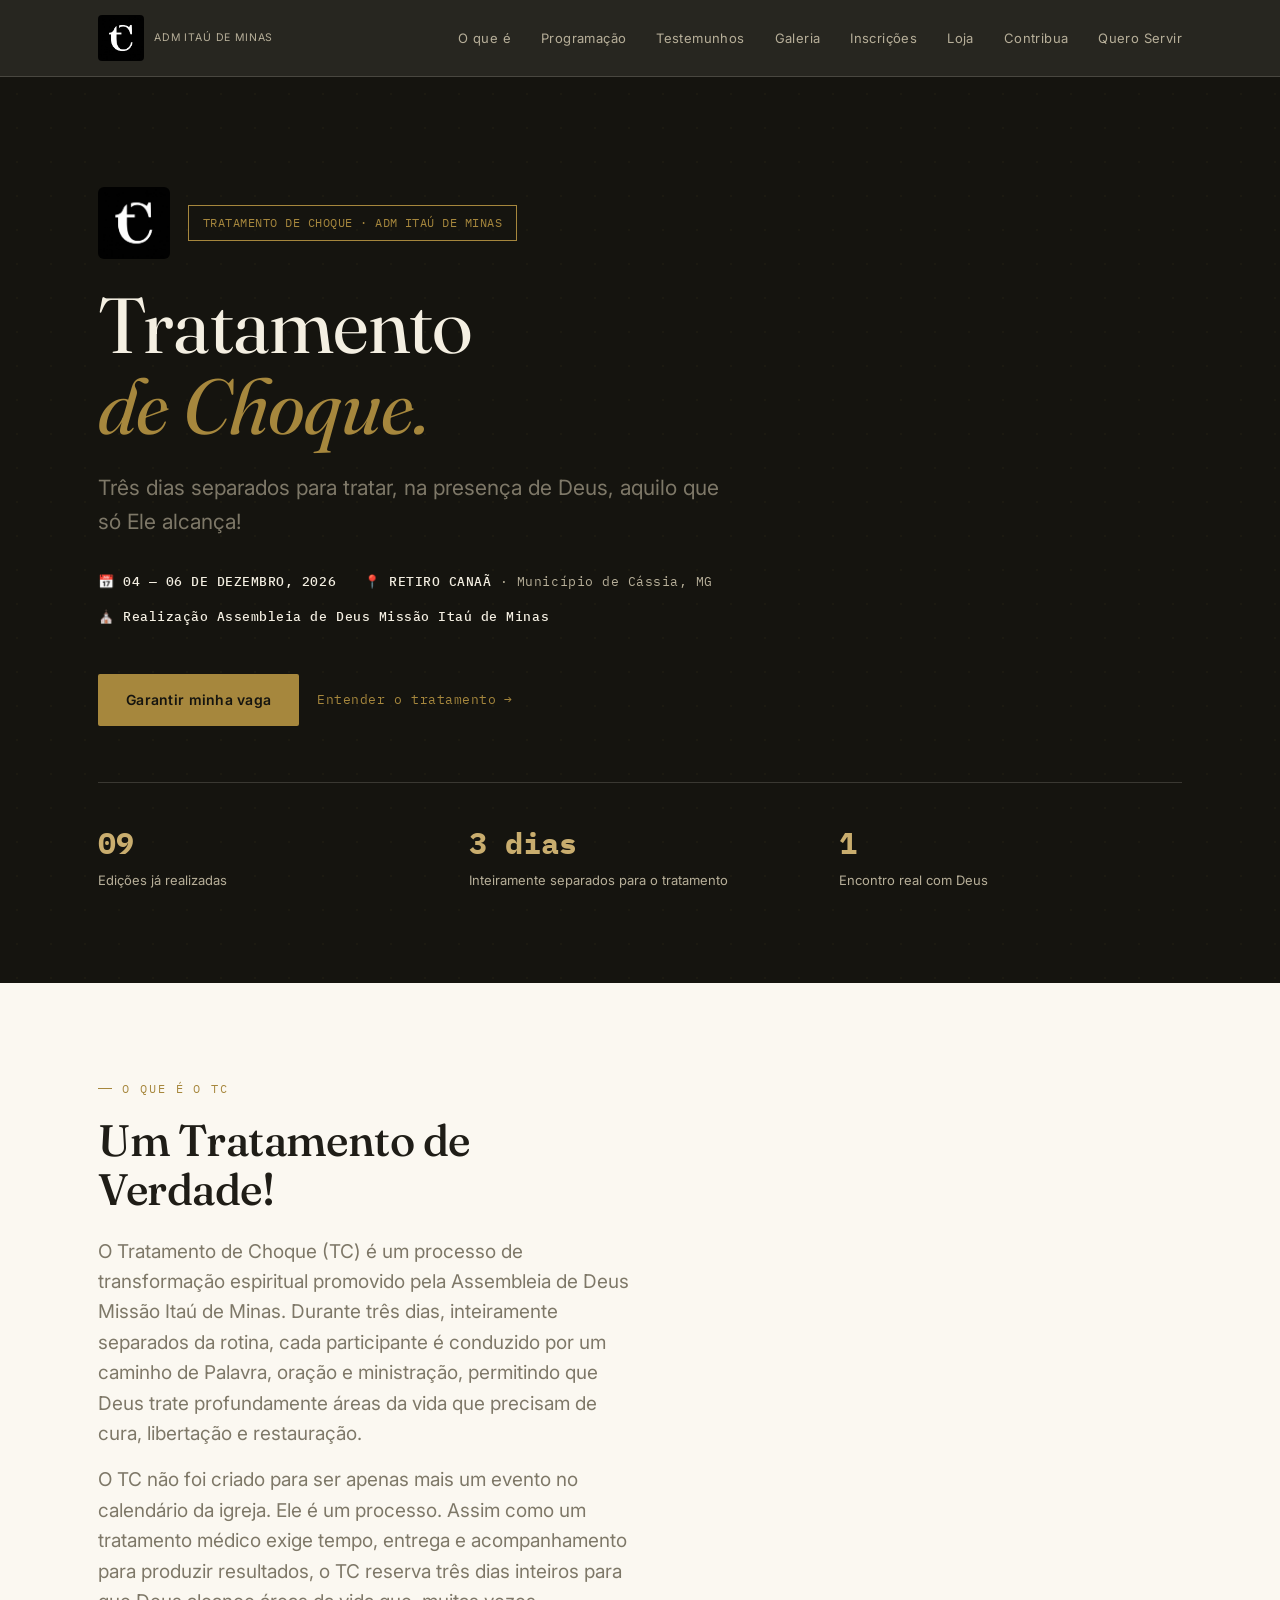
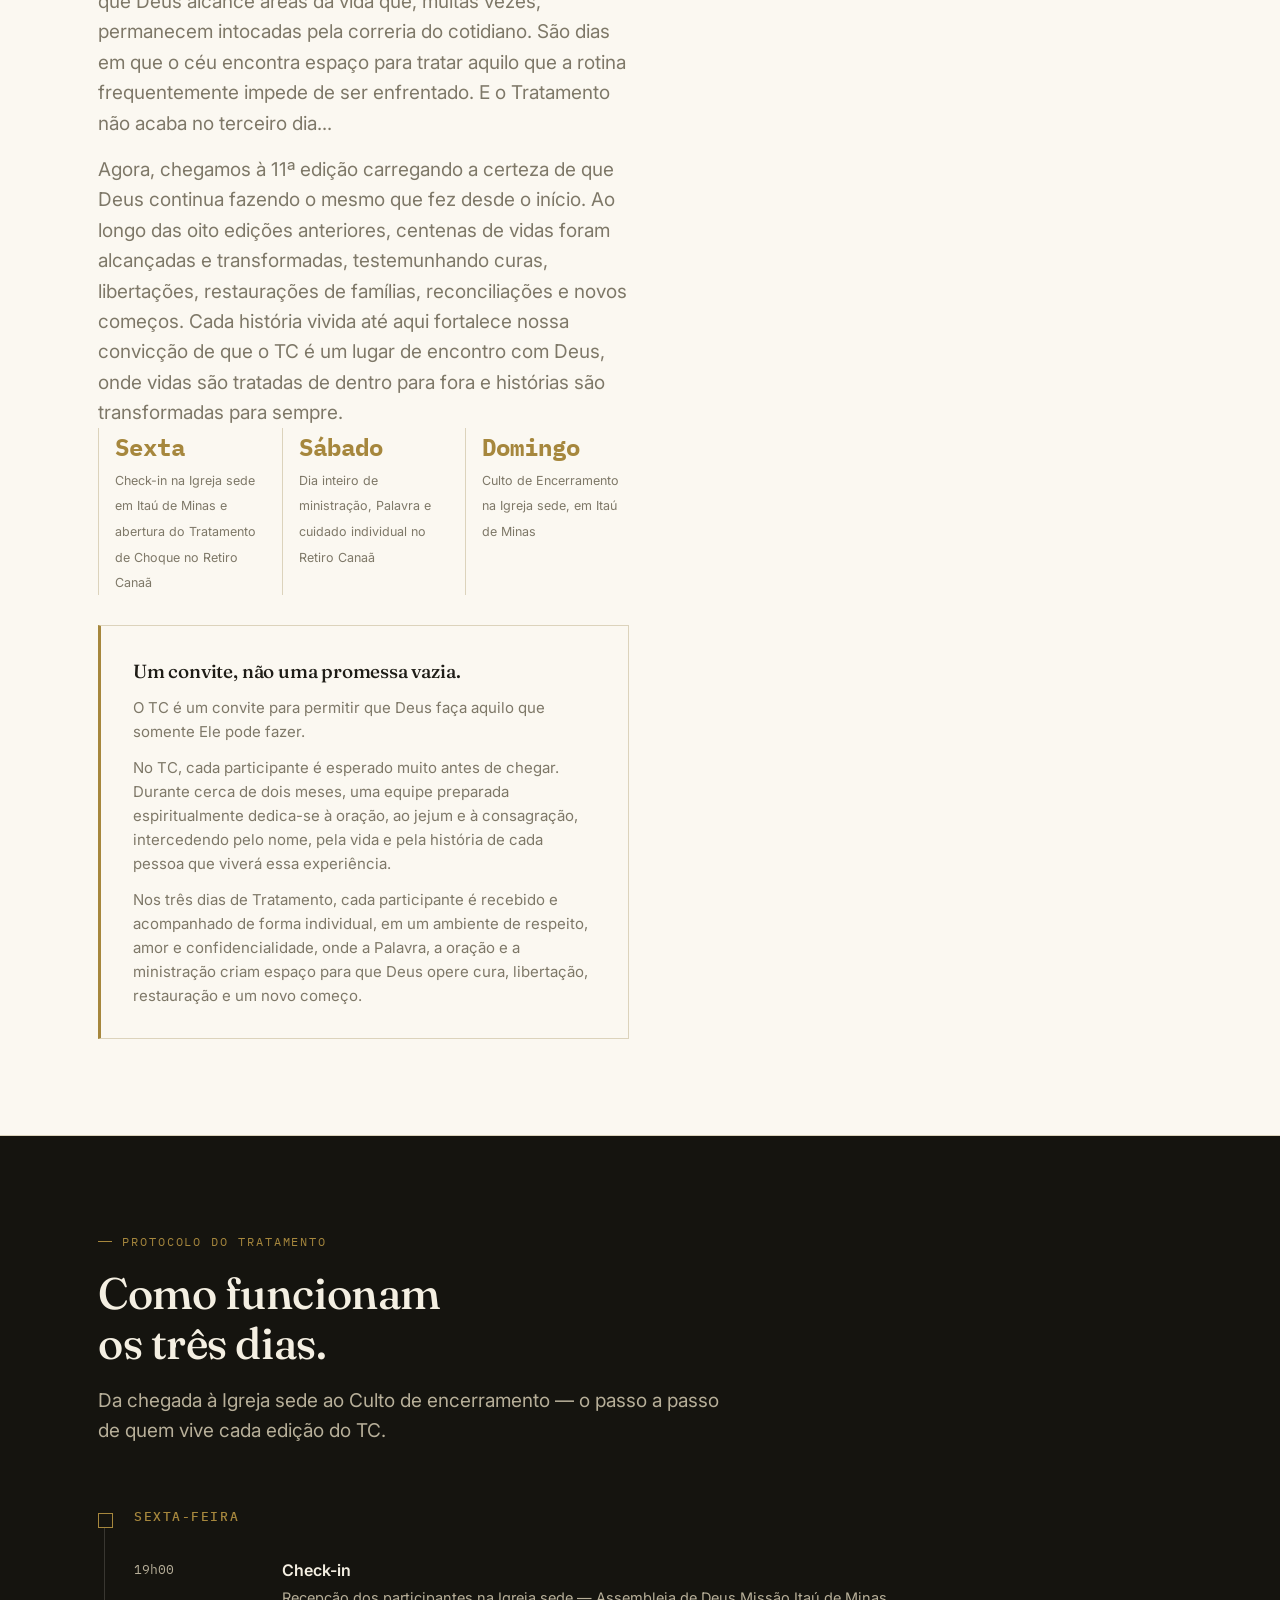
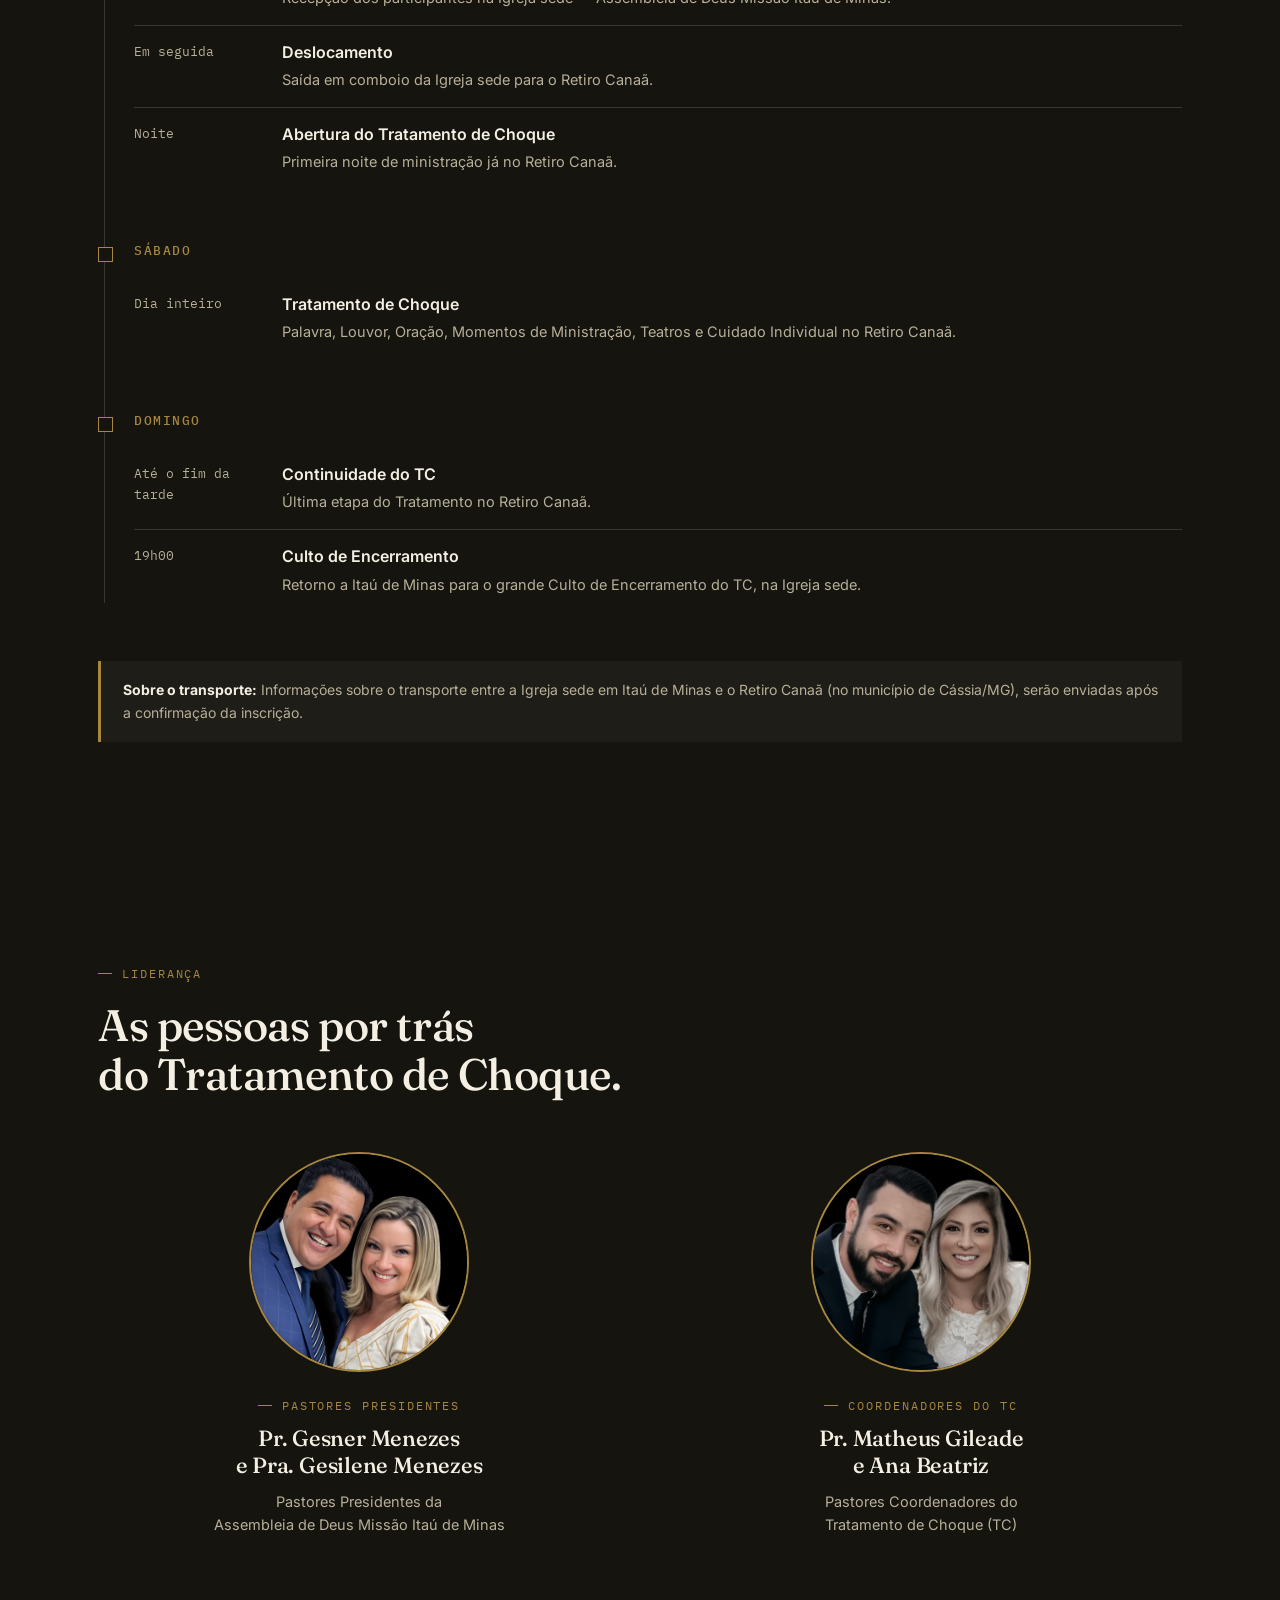
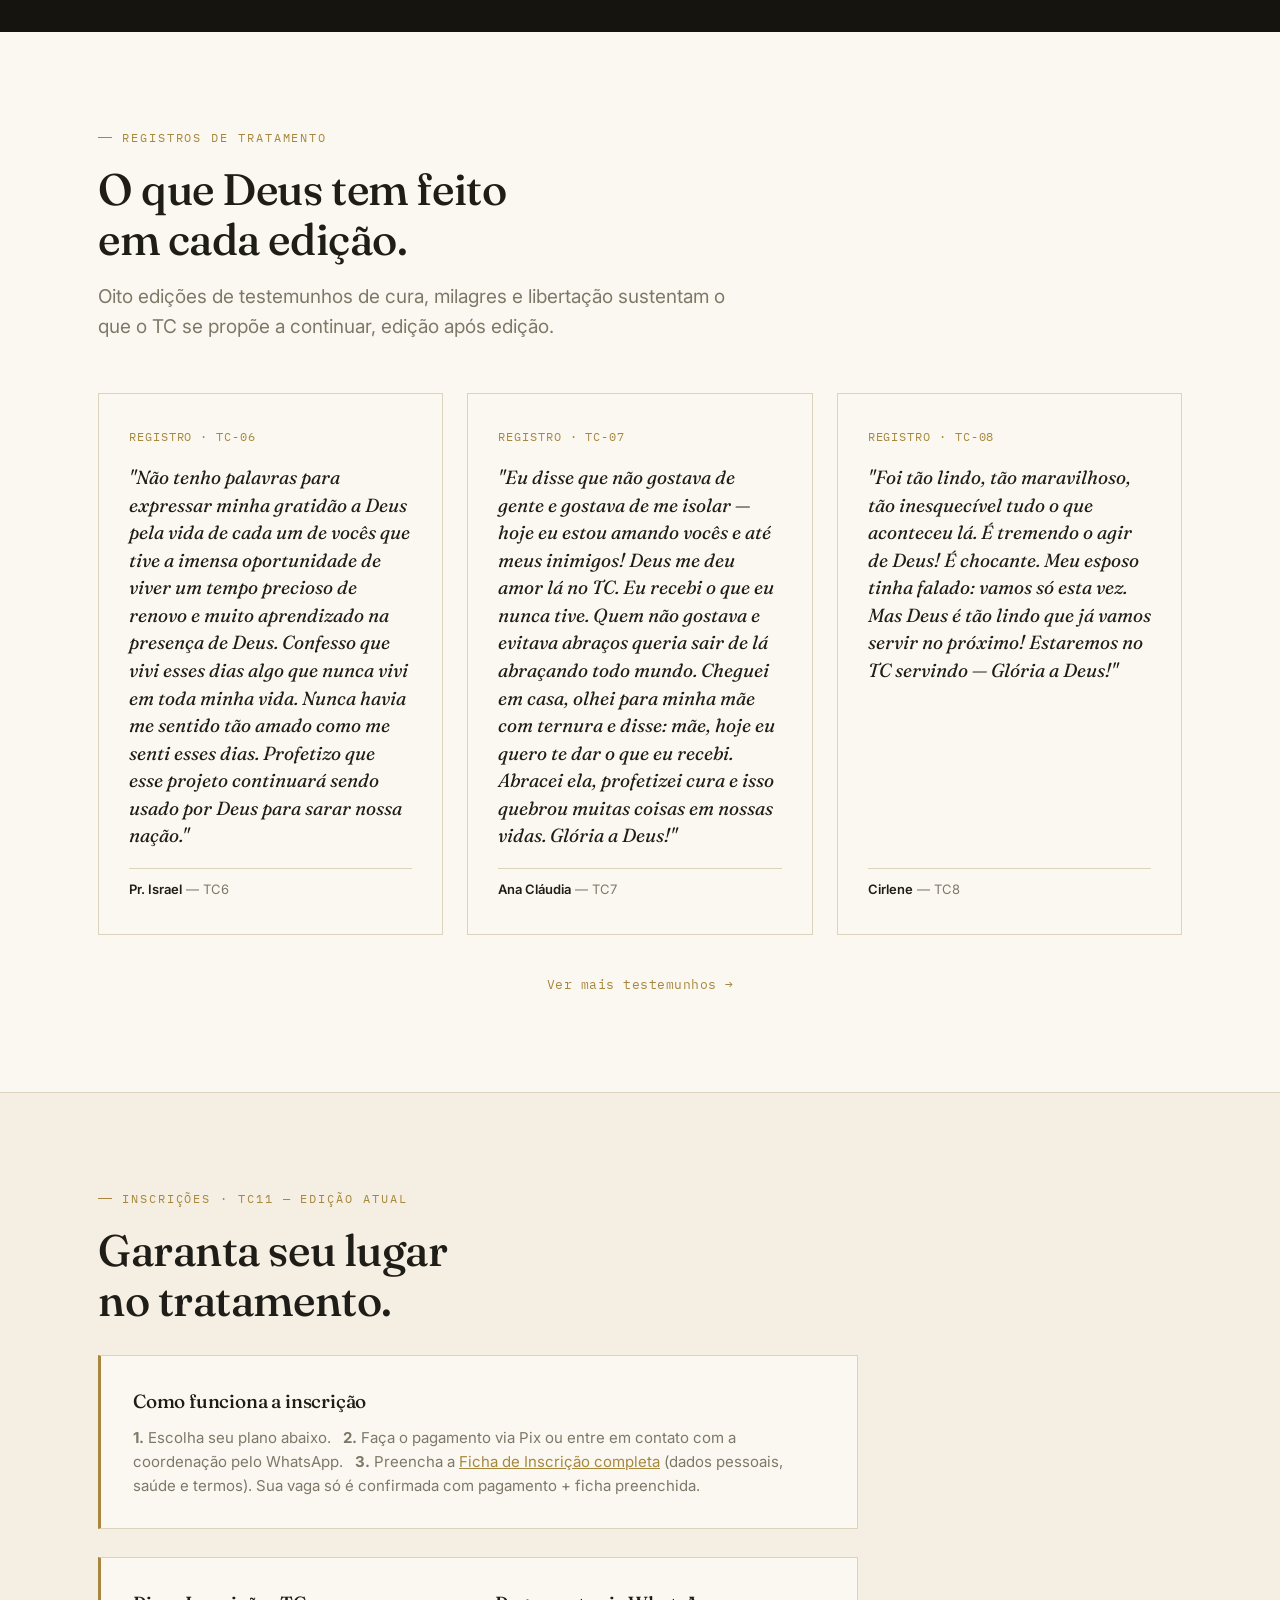
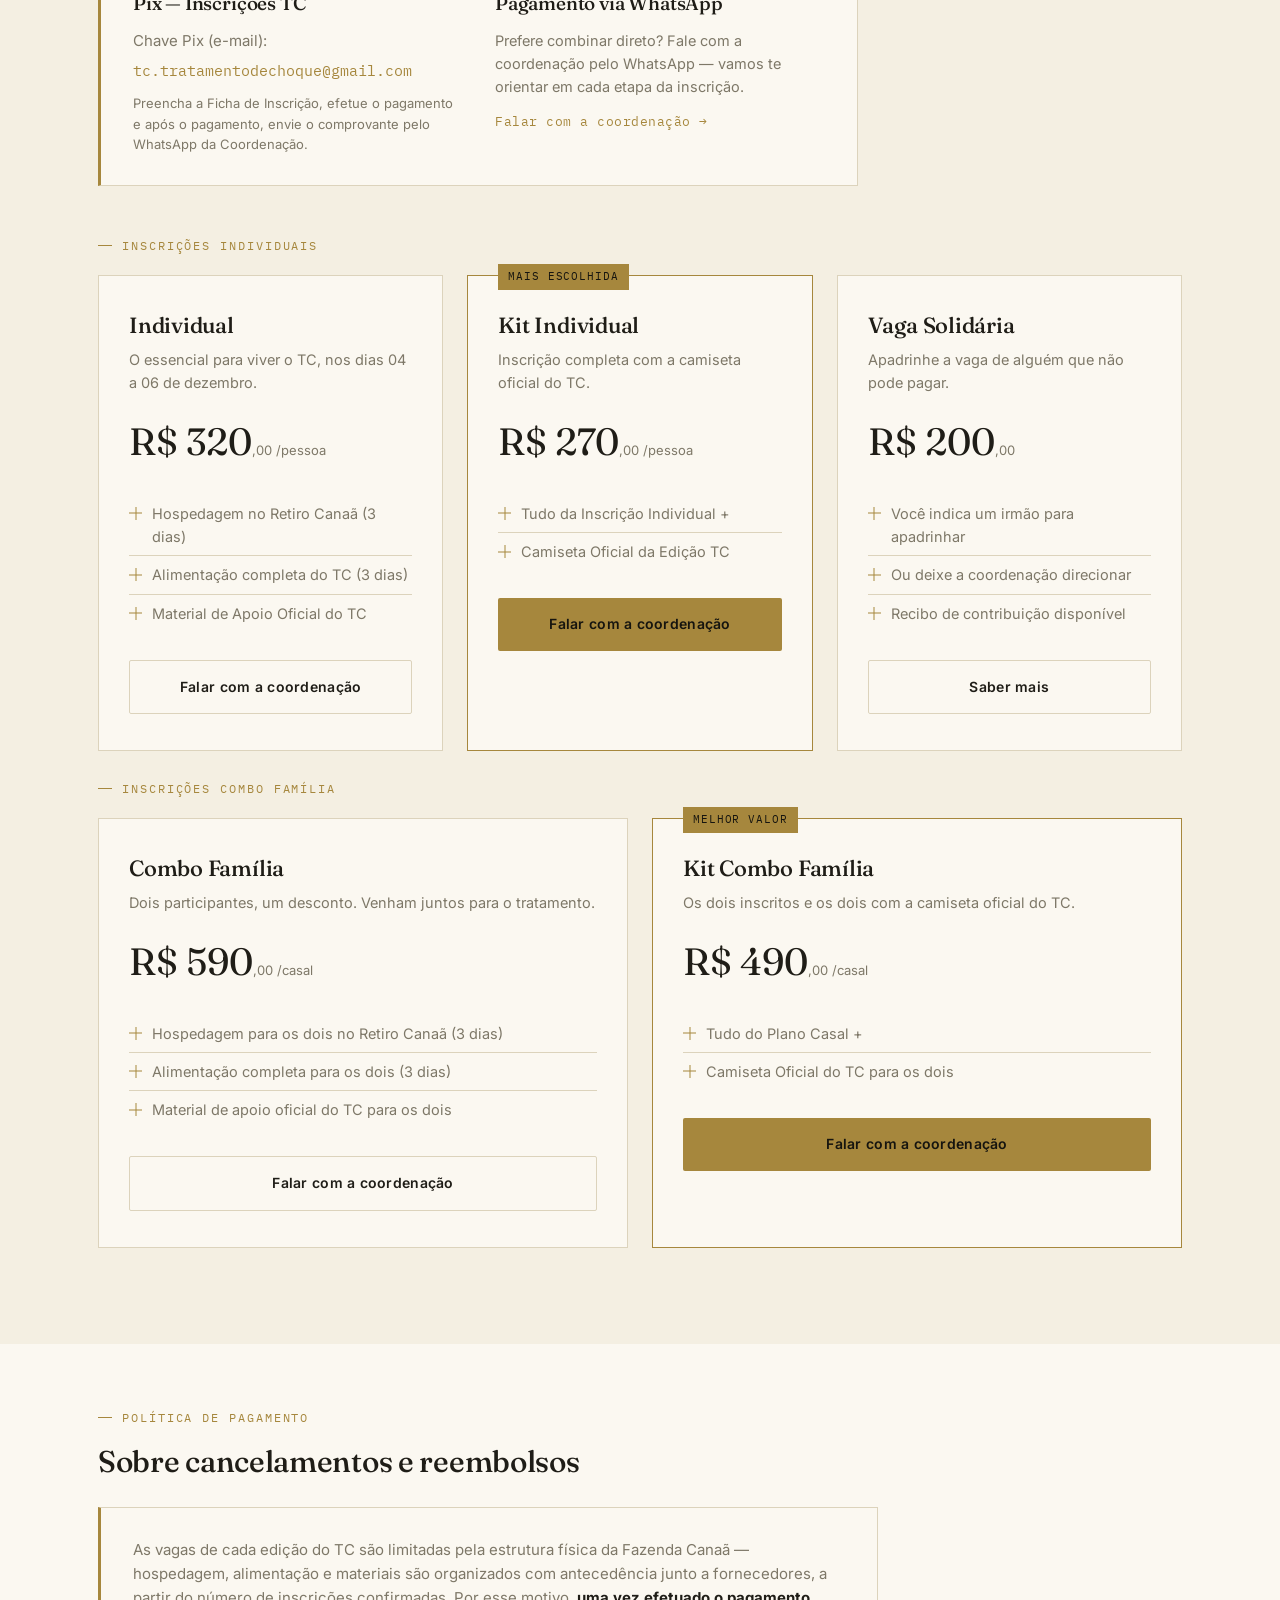
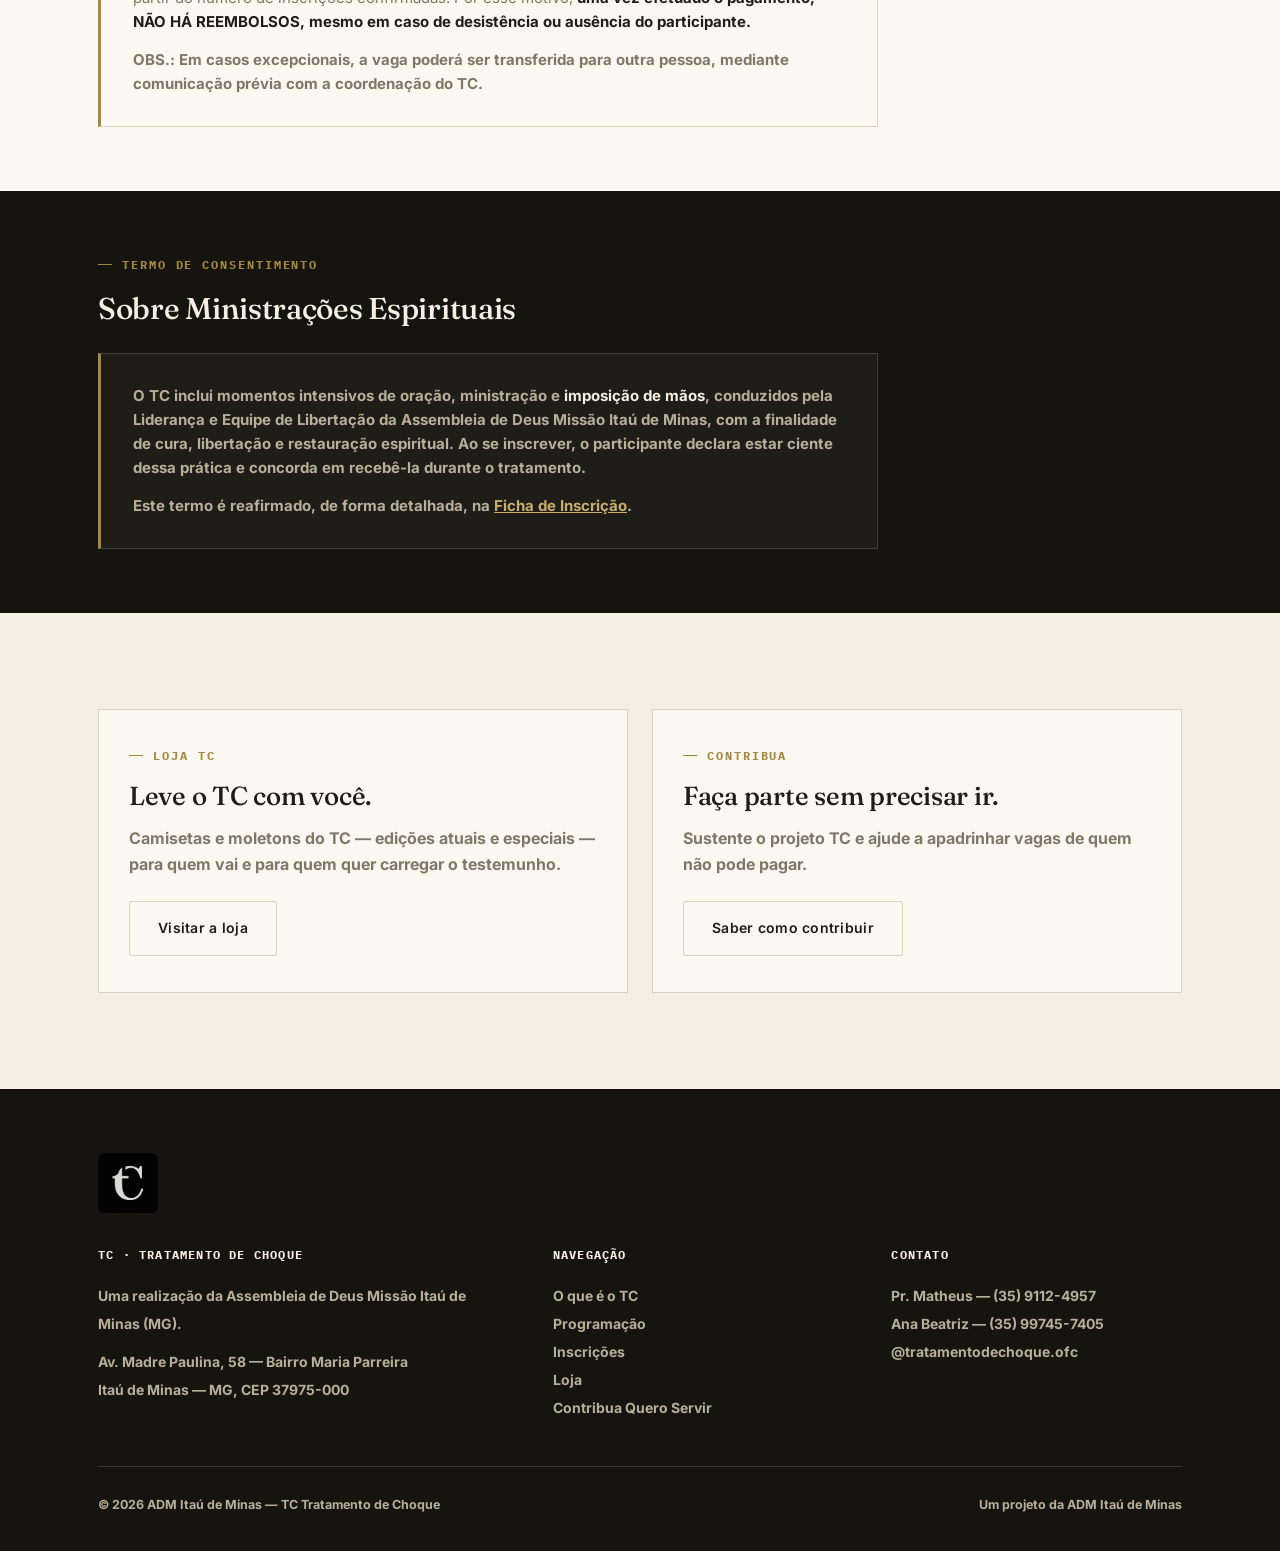
<file: index.html>
<!DOCTYPE html>
<html lang="pt-BR">
<head>
<meta charset="UTF-8">
<meta name="viewport" content="width=device-width, initial-scale=1.0">
<title>TC — Tratamento de Choque | ADM Itaú de Minas</title>
<meta name="description" content="TC — Tratamento de Choque. O processo de transformação espiritual da ADM Itaú de Minas. Inscrições, programação e testemunhos.">
<link rel="stylesheet" href="styles.css">
</head>
<body>

<!-- ============== NAV ============== -->
<nav class="nav">
  <div class="wrap">
    <a class="brand" href="index.html">
      <img src="logo-tc.jpg" alt="TC — Tratamento de Choque" style="height:46px;width:46px;object-fit:cover;border-radius:4px;flex:none;">
      <span><small>ADM Itaú de Minas</small></span>
    </a>
    <div class="navlinks">
      <a href="#sobre">O que é</a>
      <a href="#programacao">Programação</a>
      <a href="#testemunhos">Testemunhos</a>
      <a href="galeria.html">Galeria</a>
      <a href="#inscricoes">Inscrições</a>
      <a href="loja.html">Loja</a>
      <a href="contribua.html">Contribua</a>
      <a href="servir.html">Quero Servir</a>
    </div>
    
    <button class="navtoggle" id="navtoggle" aria-label="Menu" style="background:none;border:none;cursor:pointer;padding:8px;display:none;flex-direction:column;gap:5px;">
      <span style="display:block;width:24px;height:2px;background:var(--ivory);transition:.3s;"></span>
      <span style="display:block;width:24px;height:2px;background:var(--ivory);transition:.3s;"></span>
      <span style="display:block;width:24px;height:2px;background:var(--ivory);transition:.3s;"></span>
    </button>
  </div>
</nav>

<!-- MOBILE MENU OVERLAY -->
<div id="mobile-menu" style="display:none; position:fixed; top:76px; left:0; right:0; bottom:0; background:rgba(21,20,15,0.97); z-index:49; padding:32px 28px; flex-direction:column; gap:0; overflow-y:auto;">
  <a href="index.html#sobre" style="color:var(--ivory);font-size:18px;padding:18px 0;border-bottom:1px solid rgba(244,239,226,0.1);display:block;">O que é</a>
  <a href="index.html#programacao" style="color:var(--ivory);font-size:18px;padding:18px 0;border-bottom:1px solid rgba(244,239,226,0.1);display:block;">Programação</a>
  <a href="index.html#testemunhos" style="color:var(--ivory);font-size:18px;padding:18px 0;border-bottom:1px solid rgba(244,239,226,0.1);display:block;">Testemunhos</a>
  <a href="galeria.html" style="color:var(--ivory);font-size:18px;padding:18px 0;border-bottom:1px solid rgba(244,239,226,0.1);display:block;">Galeria</a>
  <a href="index.html#inscricoes" style="color:var(--ivory);font-size:18px;padding:18px 0;border-bottom:1px solid rgba(244,239,226,0.1);display:block;">Inscrições</a>
  <a href="loja.html" style="color:var(--ivory);font-size:18px;padding:18px 0;border-bottom:1px solid rgba(244,239,226,0.1);display:block;">Loja</a>
  <a href="contribua.html" style="color:var(--ivory);font-size:18px;padding:18px 0;border-bottom:1px solid rgba(244,239,226,0.1);display:block;">Contribua</a>
  <a href="servir.html" style="color:var(--gold-soft);font-size:18px;padding:18px 0;border-bottom:1px solid rgba(244,239,226,0.1);display:block;font-weight:600;">⚔️ Quero Servir</a>
  <a href="inscricao.html" class="btn btn-gold" style="margin-top:28px;justify-content:center;font-size:16px;padding:16px;">Inscreva-se no TC</a>
</div>

<script>
(function(){
  var toggle = document.getElementById('navtoggle');
  var menu = document.getElementById('mobile-menu');
  var open = false;
  function updateToggle(){
    if(window.innerWidth <= 880){
      toggle.style.display = 'flex';
    } else {
      toggle.style.display = 'none';
      menu.style.display = 'none';
      open = false;
    }
  }
  toggle.addEventListener('click', function(){
    open = !open;
    menu.style.display = open ? 'flex' : 'none';
    document.body.style.overflow = open ? 'hidden' : '';
  });
  menu.querySelectorAll('a').forEach(function(a){
    a.addEventListener('click', function(){
      open = false;
      menu.style.display = 'none';
      document.body.style.overflow = '';
    });
  });
  window.addEventListener('resize', updateToggle);
  updateToggle();
})();
</script>

<!-- ============== HERO ============== -->
<header class="hero">
  <div class="wrap">
    <div style="display:flex;align-items:center;gap:18px;margin-bottom:6px;">
      <img src="logo-tc.jpg" alt="TC" style="height:72px;width:72px;object-fit:cover;border-radius:6px;">
      <p class="tag-pill" style="margin-bottom:0;">TRATAMENTO DE CHOQUE · ADM ITAÚ DE MINAS</p>
    </div>
    <h1 style="margin-top:26px;">Tratamento<br><em>de Choque.</em></h1>
    <p class="lede" style="margin-top:24px; font-size:21px;">Três dias separados para tratar, na presença de Deus, aquilo que só Ele alcança!</p>

    <div class="hero-meta">
      <span>📅 <b>04 — 06 DE DEZEMBRO, 2026</b></span>
      <span>📍 <b>RETIRO CANAÃ</b> · Município de Cássia, MG</span>
      <span>⛪ <b>Realização Assembleia de Deus Missão Itaú de Minas</b></span>
    </div>

    <div class="hero-cta">
      <a href="inscricao.html" class="btn btn-gold">Garantir minha vaga</a>
      <a href="#sobre" class="btn-ghost">Entender o tratamento</a>
    </div>

    <div class="stats">
      <div class="stat"><b>09</b><span>Edições já realizadas</span></div>
      <div class="stat"><b>3 dias</b><span>Inteiramente separados para o tratamento</span></div>
      <div class="stat"><b>1</b><span>Encontro real com Deus</span></div>
    </div>
  </div>
</header>

<!-- ============== SOBRE ============== -->
<section class="section section--paper" id="sobre">
  <div class="wrap cols">
    <div>
      <div class="eyebrow">O que é o TC</div>
      <h2>Um Tratamento de Verdade!</h2>
      <p class="lede" style="margin-top:22px;">O Tratamento de Choque (TC) é um processo de transformação espiritual promovido pela Assembleia de Deus Missão Itaú de Minas. Durante três dias, inteiramente separados da rotina, cada participante é conduzido por um caminho de Palavra, oração e ministração, permitindo que Deus trate profundamente áreas da vida que precisam de cura, libertação e restauração.</p>
      <p class="lede" style="margin-top:16px;">O TC não foi criado para ser apenas mais um evento no calendário da igreja. Ele é um processo. Assim como um tratamento médico exige tempo, entrega e acompanhamento para produzir resultados, o TC reserva três dias inteiros para que Deus alcance áreas da vida que, muitas vezes, permanecem intocadas pela correria do cotidiano. São dias em que o céu encontra espaço para tratar aquilo que a rotina frequentemente impede de ser enfrentado. E o Tratamento não acaba no terceiro dia...</p>
      <p class="lede" style="margin-top:16px;">Agora, chegamos à 11ª edição carregando a certeza de que Deus continua fazendo o mesmo que fez desde o início. Ao longo das oito edições anteriores, centenas de vidas foram alcançadas e transformadas, testemunhando curas, libertações, restaurações de famílias, reconciliações e novos começos. Cada história vivida até aqui fortalece nossa convicção de que o TC é um lugar de encontro com Deus, onde vidas são tratadas de dentro para fora e histórias são transformadas para sempre.</p>
    <div>
      <div class="stat-mini-grid">
        <div class="stat-mini"><b>Sexta</b><span>Check-in na Igreja sede em Itaú de Minas e abertura do Tratamento de Choque no Retiro Canaã</span></div>
        <div class="stat-mini"><b>Sábado</b><span>Dia inteiro de ministração, Palavra e cuidado individual no Retiro Canaã</span></div>
        <div class="stat-mini"><b>Domingo</b><span>Culto de Encerramento na Igreja sede, em Itaú de Minas</span></div>
      </div>
      <div class="policy-block" style="margin-top:30px;">
        <h4>Um convite, não uma promessa vazia.</h4>
        <p>O TC é um convite para permitir que Deus faça aquilo que somente Ele pode fazer.</p>
        <p style="margin-top:12px;">No TC, cada participante é esperado muito antes de chegar. Durante cerca de dois meses, uma equipe preparada espiritualmente dedica-se à oração, ao jejum e à consagração, intercedendo pelo nome, pela vida e pela história de cada pessoa que viverá essa experiência.</p>
        <p style="margin-top:12px;">Nos três dias de Tratamento, cada participante é recebido e acompanhado de forma individual, em um ambiente de respeito, amor e confidencialidade, onde a Palavra, a oração e a ministração criam espaço para que Deus opere cura, libertação, restauração e um novo começo.</p>
      </div>
    </div>
  </div>
</section>

<div class="divider"></div>

<!-- ============== PROGRAMAÇÃO ============== -->
<section class="section section--dark" id="programacao">
  <div class="wrap">
    <div class="eyebrow">Protocolo do tratamento</div>
    <h2 style="max-width:560px;">Como funcionam<br>os três dias.</h2>
    <p class="lede" style="margin-top:18px; margin-bottom:60px;">Da chegada à Igreja sede ao Culto de encerramento — o passo a passo de quem vive cada edição do TC.</p>

    <div class="protocol">
      <div class="protocol-day">
        <h4>Sexta-feira</h4>
        <div class="protocol-item">
          <div class="protocol-time">19h00</div>
          <div class="protocol-text"><b>Check-in</b><span>Recepção dos participantes na Igreja sede — Assembleia de Deus Missão Itaú de Minas.</span></div>
        </div>
        <div class="protocol-item">
          <div class="protocol-time">Em seguida</div>
          <div class="protocol-text"><b>Deslocamento</b><span>Saída em comboio da Igreja sede para o Retiro Canaã.</span></div>
        </div>
        <div class="protocol-item">
          <div class="protocol-time">Noite</div>
          <div class="protocol-text"><b>Abertura do Tratamento de Choque</b><span>Primeira noite de ministração já no Retiro Canaã.</span></div>
        </div>
      </div>

      <div class="protocol-day">
        <h4>Sábado</h4>
        <div class="protocol-item">
          <div class="protocol-time">Dia inteiro</div>
          <div class="protocol-text"><b>Tratamento de Choque</b><span>Palavra, Louvor, Oração, Momentos de Ministração, Teatros e Cuidado Individual no Retiro Canaã.</span></div>
        </div>
      </div>

      <div class="protocol-day">
        <h4>Domingo</h4>
        <div class="protocol-item">
          <div class="protocol-time">Até o fim da tarde</div>
          <div class="protocol-text"><b>Continuidade do TC</b><span>Última etapa do Tratamento no Retiro Canaã.</span></div>
        </div>
        <div class="protocol-item">
          <div class="protocol-time">19h00</div>
          <div class="protocol-text"><b>Culto de Encerramento</b><span>Retorno a Itaú de Minas para o grande Culto de Encerramento do TC, na Igreja sede.</span></div>
        </div>
      </div>
    </div>

    <div class="note-box" style="margin-top:50px; background:var(--ink); border-left-color:var(--gold); color:var(--stone-dark);">
      <b style="color:var(--ivory);">Sobre o transporte:</b> Informações sobre o transporte entre a Igreja sede em Itaú de Minas e o Retiro Canaã (no município de Cássia/MG), serão enviadas após a confirmação da inscrição.
    </div>
  </div>
</section>


<!-- ============== LIDERANÇA ============== -->
<section class="section section--dark" id="lideranca">
  <div class="wrap">
    <div class="eyebrow">Liderança</div>
    <h2 style="max-width:560px;">As pessoas por trás<br>do Tratamento de Choque.</h2>

    <div class="grid2" style="margin-top:52px; gap:40px;">
      <div style="text-align:center;">
        <div style="width:220px; height:220px; border-radius:50%; overflow:hidden; margin:0 auto 24px; border:2px solid var(--gold);">
          <img src="pastor-presidentes.jpg.jpeg" alt="Pr. Gesner Menezes e Pra. Gesilene Menezes" style="width:100%; height:100%; object-fit:cover; object-position:center top;">
        </div>
        <span class="eyebrow" style="justify-content:center; margin-bottom:10px;">Pastores Presidentes</span>
        <h3 style="font-family:var(--display); font-size:22px; font-weight:500;">Pr. Gesner Menezes<br>e Pra. Gesilene Menezes</h3>
        <p style="color:var(--stone-dark); font-size:14.5px; margin-top:10px;">Pastores Presidentes da<br>Assembleia de Deus Missão Itaú de Minas</p>
      </div>

      <div style="text-align:center;">
        <div style="width:220px; height:220px; border-radius:50%; overflow:hidden; margin:0 auto 24px; border:2px solid var(--gold);">
          <img src="pastor-coordenadores.jpg.jpeg" alt="Pr. Matheus Gileade e Ana Beatriz" style="width:100%; height:100%; object-fit:cover; object-position:center top;">
        </div>
        <span class="eyebrow" style="justify-content:center; margin-bottom:10px;">Coordenadores do TC</span>
        <h3 style="font-family:var(--display); font-size:22px; font-weight:500;">Pr. Matheus Gileade<br>e Ana Beatriz</h3>
        <p style="color:var(--stone-dark); font-size:14.5px; margin-top:10px;">Pastores Coordenadores do<br>Tratamento de Choque (TC)</p>
      </div>
    </div>
  </div>
</section>

<!-- ============== TESTEMUNHOS ============== -->
<section class="section section--paper" id="testemunhos">
  <div class="wrap">
    <div class="eyebrow">Registros de tratamento</div>
    <h2>O que Deus tem feito<br>em cada edição.</h2>
    <p class="lede" style="margin-top:18px; margin-bottom:50px;">Oito edições de testemunhos de cura, milagres e libertação sustentam o que o TC se propõe a continuar, edição após edição.</p>

    <div class="grid3">
      <div class="testi-card">
        <span class="testi-tag">Registro · TC-06</span>
        <p class="testi-quote">"Não tenho palavras para expressar minha gratidão a Deus pela vida de cada um de vocês que tive a imensa oportunidade de viver um tempo precioso de renovo e muito aprendizado na presença de Deus. Confesso que vivi esses dias algo que nunca vivi em toda minha vida. Nunca havia me sentido tão amado como me senti esses dias. Profetizo que esse projeto continuará sendo usado por Deus para sarar nossa nação."</p>
        <div class="testi-name"><b>Pr. Israel</b> — TC6</div>
      </div>
      <div class="testi-card">
        <span class="testi-tag">Registro · TC-07</span>
        <p class="testi-quote">"Eu disse que não gostava de gente e gostava de me isolar — hoje eu estou amando vocês e até meus inimigos! Deus me deu amor lá no TC. Eu recebi o que eu nunca tive. Quem não gostava e evitava abraços queria sair de lá abraçando todo mundo. Cheguei em casa, olhei para minha mãe com ternura e disse: mãe, hoje eu quero te dar o que eu recebi. Abracei ela, profetizei cura e isso quebrou muitas coisas em nossas vidas. Glória a Deus!"</p>
        <div class="testi-name"><b>Ana Cláudia</b> — TC7</div>
      </div>
      <div class="testi-card">
        <span class="testi-tag">Registro · TC-08</span>
        <p class="testi-quote">"Foi tão lindo, tão maravilhoso, tão inesquecível tudo o que aconteceu lá. É tremendo o agir de Deus! É chocante. Meu esposo tinha falado: vamos só esta vez. Mas Deus é tão lindo que já vamos servir no próximo! Estaremos no TC servindo — Glória a Deus!"</p>
        <div class="testi-name"><b>Cirlene</b> — TC8</div>
      </div>
    </div>
    <p style="text-align:center; margin-top:36px;"><a href="#" class="btn-ghost">Ver mais testemunhos</a></p>
  </div>
</section>

<div class="divider"></div>

<!-- ============== INSCRIÇÕES ============== -->
<section class="section section--ivory" id="inscricoes">
  <div class="wrap">
    <div class="eyebrow">Inscrições · TC11 — Edição atual</div>
    <h2>Garanta seu lugar<br>no tratamento.</h2>

    <div class="policy-block" style="margin: 30px 0 28px; max-width:760px;">
      <h4>Como funciona a inscrição</h4>
      <p><b>1.</b> Escolha seu plano abaixo. &nbsp; <b>2.</b> Faça o pagamento via Pix ou entre em contato com a coordenação pelo WhatsApp. &nbsp; <b>3.</b> Preencha a <a href="inscricao.html" style="color:var(--gold); text-decoration:underline;">Ficha de Inscrição completa</a> (dados pessoais, saúde e termos). Sua vaga só é confirmada com pagamento + ficha preenchida.</p>
    </div>

    <div class="policy-block" style="margin: 0 0 50px; max-width:760px; display:flex; flex-wrap:wrap; gap:32px; align-items:flex-start;">
      <div style="flex:1; min-width:220px;">
        <h4>Pix — Inscrições TC</h4>
        <p style="margin-top:6px;">Chave Pix (e-mail):</p>
        <p style="margin-top:6px; font-family:var(--mono); font-size:15px; color:var(--gold);">tc.tratamentodechoque@gmail.com</p>
        <p style="margin-top:10px; font-size:13px; color:var(--stone);">Preencha a Ficha de Inscrição, efetue o pagamento e após o pagamento, envie o comprovante pelo WhatsApp da Coordenação.</p>
      </div>
      <div style="flex:1; min-width:220px;">
        <h4>Pagamento via WhatsApp</h4>
        <p style="margin-top:6px; font-size:14.5px;">Prefere combinar direto? Fale com a coordenação pelo WhatsApp — vamos te orientar em cada etapa da inscrição.</p>
        <a href="https://wa.me/553591124957?text=Ol%C3%A1!%20Vi%20o%20site%20do%20TC%20e%20gostaria%20de%20me%20inscrever%20no%20TC%20(24%20a%2026%20de%20julho).%20Pode%20me%20ajudar%3F" target="_blank" class="btn-ghost" style="display:inline-flex; margin-top:14px;">Falar com a coordenação</a>
      </div>
    </div>

    <!-- INDIVIDUAIS -->
    <p class="eyebrow" style="margin-bottom:20px; margin-top:0;">Inscrições individuais</p>
    <div class="grid3" style="margin-bottom:28px;">
      <div class="card">
        <h3>Individual</h3>
        <p style="color:var(--stone); font-size:14.5px; margin-top:8px;">O essencial para viver o TC, nos dias 04 a 06 de dezembro.</p>
        <div class="price">R$ 320<small>,00 /pessoa</small></div>
        <ul>
          <li><span class="mark"></span>Hospedagem no Retiro Canaã (3 dias)</li>
          <li><span class="mark"></span>Alimentação completa do TC (3 dias)</li>
          <li><span class="mark"></span>Material de Apoio Oficial do TC</li>
        </ul>
        <a href="https://wa.me/553591124957?text=Ol%C3%A1!%20Vi%20o%20site%20do%20TC%20e%20gostaria%20de%20me%20inscrever%20no%20TC%20(24%20a%2026%20de%20julho).%20Pode%20me%20ajudar%3F" target="_blank" class="btn btn-line btn-block">Falar com a coordenação</a>
      </div>

      <div class="card card-featured">
        <span class="card-tag">Mais escolhida</span>
        <h3>Kit Individual</h3>
        <p style="color:var(--stone); font-size:14.5px; margin-top:8px;">Inscrição completa com a camiseta oficial do TC.</p>
        <div class="price">R$ 270<small>,00 /pessoa</small></div>
        <ul>
          <li><span class="mark"></span>Tudo da Inscrição Individual +</li>
          <li><span class="mark"></span>Camiseta Oficial da Edição TC</li>
        </ul>
        <a href="https://wa.me/553591124957?text=Ol%C3%A1!%20Vi%20o%20site%20do%20TC%20e%20gostaria%20de%20me%20inscrever%20no%20TC%20(24%20a%2026%20de%20julho).%20Pode%20me%20ajudar%3F" target="_blank" class="btn btn-gold btn-block">Falar com a coordenação</a>
      </div>

      <div class="card">
        <h3>Vaga Solidária</h3>
        <p style="color:var(--stone); font-size:14.5px; margin-top:8px;">Apadrinhe a vaga de alguém que não pode pagar.</p>
        <div class="price">R$ 200<small>,00</small></div>
        <ul>
          <li><span class="mark"></span>Você indica um irmão para apadrinhar</li>
          <li><span class="mark"></span>Ou deixe a coordenação direcionar</li>
          <li><span class="mark"></span>Recibo de contribuição disponível</li>
        </ul>
        <a href="contribua.html" class="btn btn-line btn-block">Saber mais</a>
      </div>
    </div>

    <!-- CASAL -->
    <p class="eyebrow" style="margin-bottom:20px;">Inscrições Combo Família</p>
    <div class="grid2">
      <div class="card">
        <h3>Combo Família</h3>
        <p style="color:var(--stone); font-size:14.5px; margin-top:8px;">Dois participantes, um desconto. Venham juntos para o tratamento.</p>
        <div class="price">R$ 590<small>,00 /casal</small></div>
        <ul>
          <li><span class="mark"></span>Hospedagem para os dois no Retiro Canaã (3 dias)</li>
          <li><span class="mark"></span>Alimentação completa para os dois (3 dias)</li>
          <li><span class="mark"></span>Material de apoio oficial do TC para os dois</li>
        </ul>
        <a href="https://wa.me/553591124957?text=Ol%C3%A1!%20Vi%20o%20site%20do%20TC%20e%20gostaria%20de%20me%20inscrever%20no%20TC%20(24%20a%2026%20de%20julho).%20Pode%20me%20ajudar%3F" target="_blank" class="btn btn-line btn-block">Falar com a coordenação</a>
      </div>

      <div class="card card-featured">
        <span class="card-tag">Melhor valor</span>
        <h3>Kit Combo Família</h3>
        <p style="color:var(--stone); font-size:14.5px; margin-top:8px;">Os dois inscritos e os dois com a camiseta oficial do TC.</p>
        <div class="price">R$ 490<small>,00 /casal</small></div>
        <ul>
          <li><span class="mark"></span>Tudo do Plano Casal +</li>
          <li><span class="mark"></span>Camiseta Oficial do TC para os dois</li>
        </ul>
        <a href="https://wa.me/553591124957?text=Ol%C3%A1!%20Vi%20o%20site%20do%20TC%20e%20gostaria%20de%20me%20inscrever%20no%20TC%20(24%20a%2026%20de%20julho).%20Pode%20me%20ajudar%3F" target="_blank" class="btn btn-gold btn-block">Falar com a coordenação</a>
      </div>
    </div>
  </div>
</section>

<!-- ============== POLÍTICA DE PAGAMENTO ============== -->
<section class="section--tight section--paper">
  <div class="wrap">
    <div class="eyebrow">Política de pagamento</div>
    <h2 style="font-size:30px; max-width:620px;">Sobre cancelamentos e reembolsos</h2>
    <div class="policy-block" style="margin-top:28px; max-width:780px;">
      <p>As vagas de cada edição do TC são limitadas pela estrutura física da Fazenda Canaã — hospedagem, alimentação e materiais são organizados com antecedência junto a fornecedores, a partir do número de inscrições confirmadas. Por esse motivo, <b style="color:var(--ink);">uma vez efetuado o pagamento, <b style="color:var(--ink);">NÃO HÁ REEMBOLSOS</b>, mesmo em caso de desistência ou ausência do participante.</p>
      <p style="margin-top:14px;"><b>OBS.:</b> Em casos excepcionais, a vaga poderá ser transferida para outra pessoa, mediante comunicação prévia com a coordenação do TC.</p>
    </div>
  </div>
</section>

<!-- ============== TERMO DE CONSENTIMENTO ============== -->
<section class="section--tight section--dark">
  <div class="wrap">
    <div class="eyebrow">Termo de consentimento</div>
    <h2 style="font-size:30px; max-width:620px;">Sobre Ministrações Espirituais</h2>
    <div class="policy-block" style="margin-top:28px; max-width:780px;">
      <p>O TC inclui momentos intensivos de oração, ministração e <b style="color:var(--ivory);">imposição de mãos</b>, conduzidos pela Liderança e Equipe de Libertação da Assembleia de Deus Missão Itaú de Minas, com a finalidade de cura, libertação e restauração espiritual. Ao se inscrever, o participante declara estar ciente dessa prática e concorda em recebê-la durante o tratamento.</p>
      <p style="margin-top:14px;">Este termo é reafirmado, de forma detalhada, na <a href="inscricao.html" style="color:var(--gold-soft); text-decoration:underline;">Ficha de Inscrição</a>.</p>
    </div>
  </div>
</section>

<!-- ============== TEASERS LOJA / CONTRIBUA ============== -->
<section class="section section--ivory">
  <div class="wrap grid2">
    <div class="card" style="background:var(--paper);">
      <div class="eyebrow" style="margin-bottom:14px;">Loja TC</div>
      <h3 style="font-size:26px; font-family:var(--display);">Leve o TC com você.</h3>
      <p style="color:var(--stone); margin:14px 0 24px;">Camisetas e moletons do TC — edições atuais e especiais — para quem vai e para quem quer carregar o testemunho.</p>
      <a href="loja.html" class="btn btn-line">Visitar a loja</a>
    </div>
    <div class="card" style="background:var(--paper);">
      <div class="eyebrow" style="margin-bottom:14px;">Contribua</div>
      <h3 style="font-size:26px; font-family:var(--display);">Faça parte sem precisar ir.</h3>
      <p style="color:var(--stone); margin:14px 0 24px;">Sustente o projeto TC e ajude a apadrinhar vagas de quem não pode pagar.</p>
      <a href="contribua.html" class="btn btn-line">Saber como contribuir</a>
    </div>
  </div>
</section>

<!-- ============== FOOTER ============== -->
<footer>
  <div class="wrap">
    <div style="margin-bottom:32px;">
      <img src="logo-tc.jpg" alt="TC" style="height:60px;width:60px;object-fit:cover;border-radius:6px;opacity:0.85;">
    </div>
    <div class="foot-grid">
      <div>
        <h5>TC · Tratamento de Choque</h5>
        <p>Uma realização da Assembleia de Deus Missão Itaú de Minas (MG).</p>
        <p style="margin-top:10px;">Av. Madre Paulina, 58 — Bairro Maria Parreira<br>Itaú de Minas — MG, CEP 37975-000</p>
      </div>
      <div>
        <h5>Navegação</h5>
        <p><a href="#sobre">O que é o TC</a></p>
        <p><a href="#programacao">Programação</a></p>
        <p><a href="#inscricoes">Inscrições</a></p>
        <p><a href="loja.html">Loja</a></p>
        <p><a href="contribua.html">Contribua</a>
      <a href="servir.html">Quero Servir</a></p>
      </div>
      <div>
        <h5>Contato</h5>
        <p><a href="https://wa.me/553591124957?text=Ol%C3%A1!%20Gostaria%20de%20saber%20mais%20sobre%20o%20TC%20%E2%80%94%20Tratamento%20de%20Choque.">Pr. Matheus — (35) 9112-4957</a></p>
        <p><a href="https://wa.me/5535991124957?text=Ol%C3%A1!%20Gostaria%20de%20saber%20mais%20sobre%20o%20TC%20%E2%80%94%20Tratamento%20de%20Choque.">Ana Beatriz — (35) 99745-7405</a></p>
        <p><a href="https://www.instagram.com/tratamentodechoque.ofc/" target="_blank">@tratamentodechoque.ofc</a></p>
      </div>
    </div>
    <div class="foot-bottom">
      <span>© 2026 ADM Itaú de Minas — TC Tratamento de Choque</span>
      <span>Um projeto da ADM Itaú de Minas</span>
    </div>
  </div>
</footer>

</body>
</html>
</file>
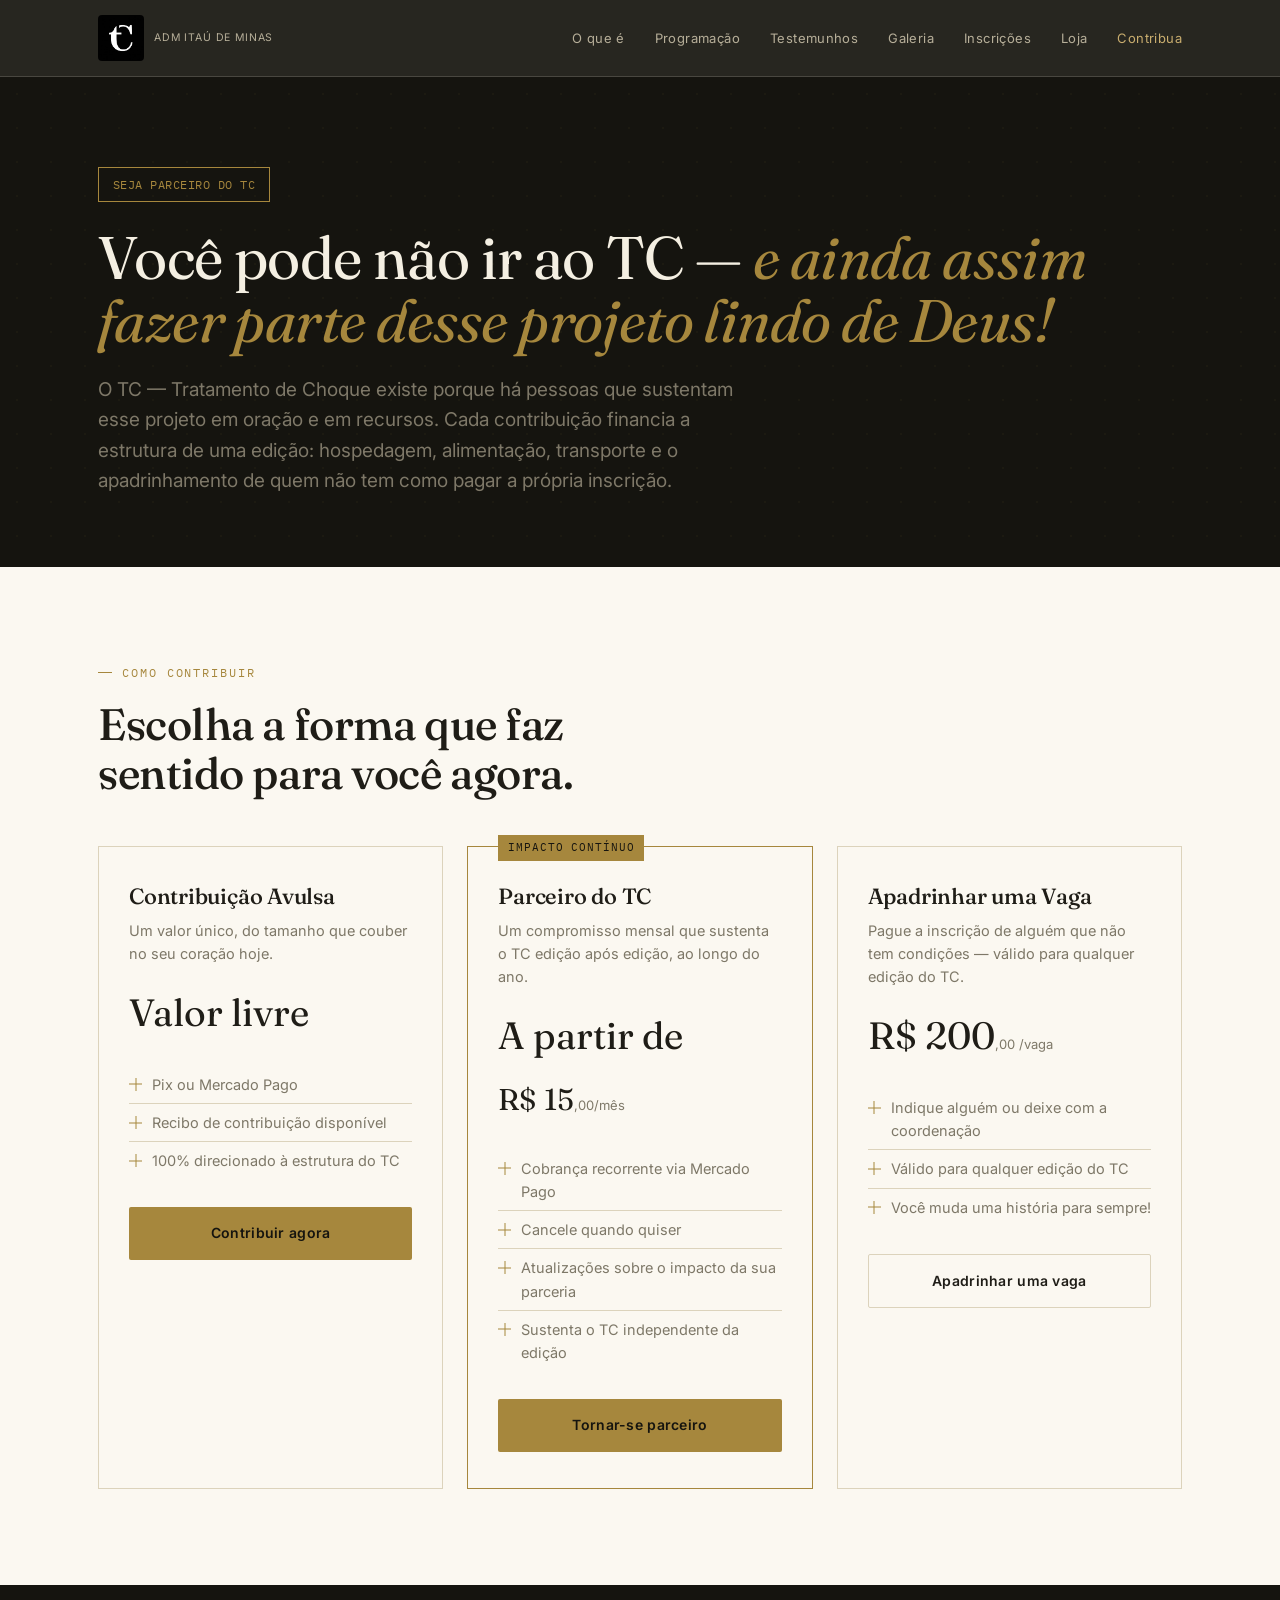
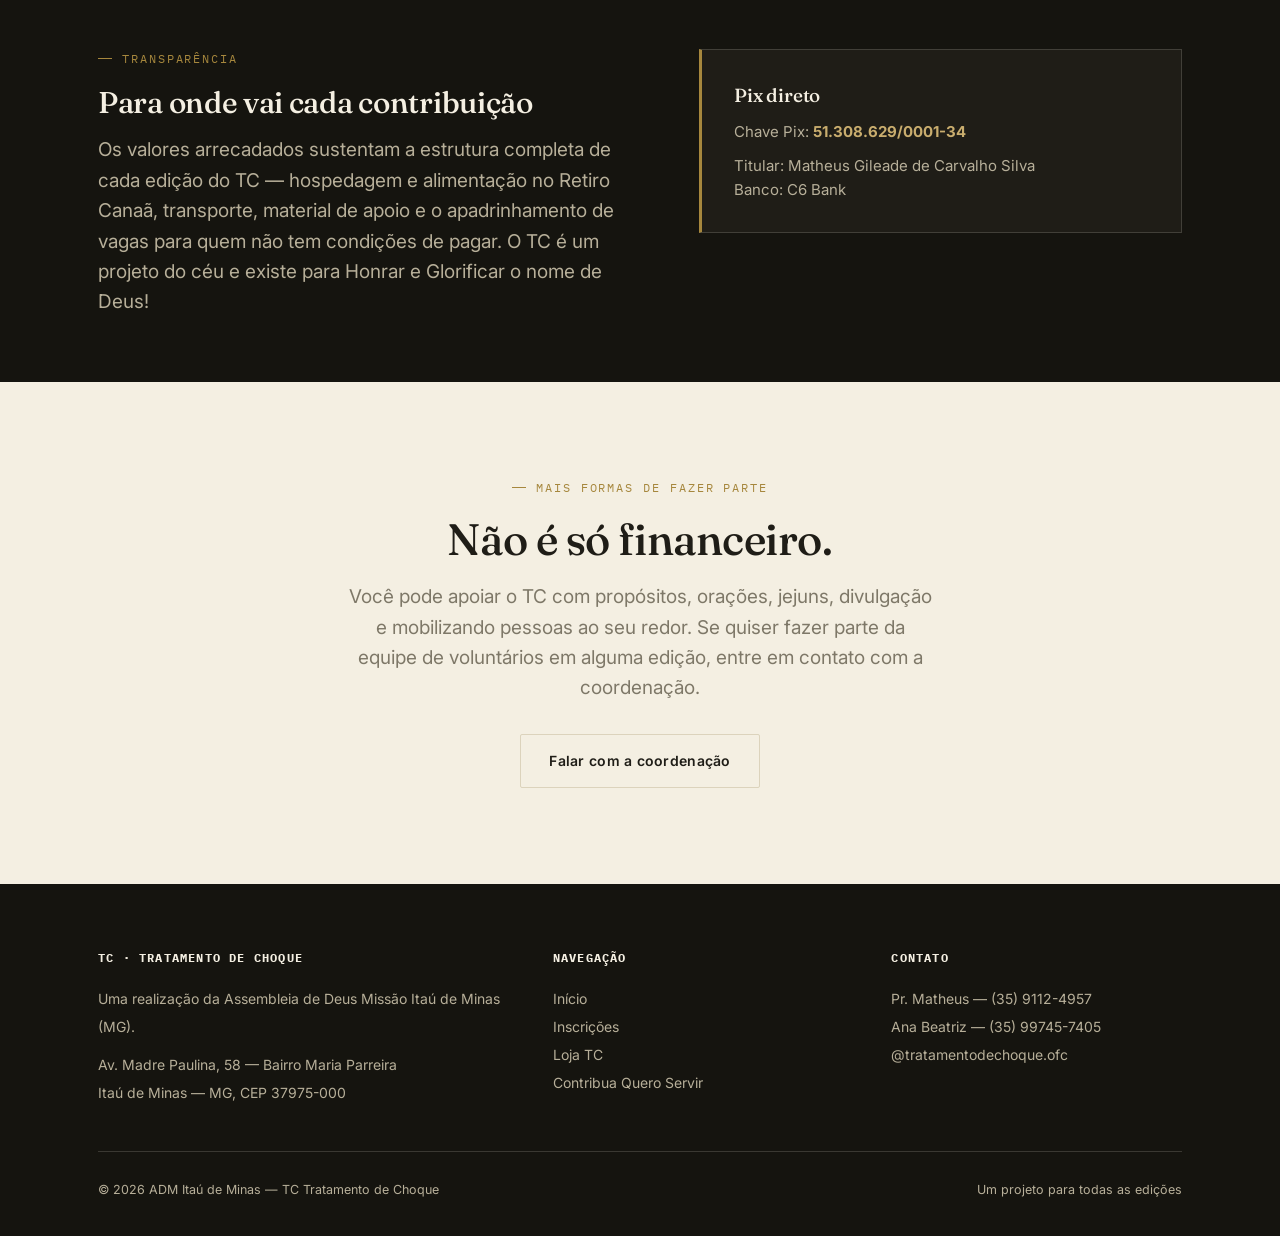
<file: contribua.html>
<!DOCTYPE html>
<html lang="pt-BR">
<head>
<meta charset="UTF-8">
<meta name="viewport" content="width=device-width, initial-scale=1.0">
<title>Contribua com o TC — Tratamento de Choque | ADM Itaú de Minas</title>
<link rel="stylesheet" href="styles.css">
</head>
<body>

<nav class="nav">
  <div class="wrap">
    <a class="brand" href="index.html">
      <img src="logo-tc.jpg" alt="TC — Tratamento de Choque" style="height:46px;width:46px;object-fit:cover;border-radius:4px;flex:none;">
      <span><small>ADM Itaú de Minas</small></span>
    </a>
    <div class="navlinks">
      <a href="index.html#sobre">O que é</a>
      <a href="index.html#programacao">Programação</a>
      <a href="index.html#testemunhos">Testemunhos</a>
      <a href="galeria.html">Galeria</a>
      <a href="index.html#inscricoes">Inscrições</a>
      <a href="loja.html">Loja</a>
      <a href="contribua.html" class="current">Contribua</a>
    </div>
    
    <button class="navtoggle" id="navtoggle" aria-label="Menu" style="background:none;border:none;cursor:pointer;padding:8px;display:none;flex-direction:column;gap:5px;">
      <span style="display:block;width:24px;height:2px;background:var(--ivory);transition:.3s;"></span>
      <span style="display:block;width:24px;height:2px;background:var(--ivory);transition:.3s;"></span>
      <span style="display:block;width:24px;height:2px;background:var(--ivory);transition:.3s;"></span>
    </button>
  </div>
</nav>

<!-- MOBILE MENU OVERLAY -->
<div id="mobile-menu" style="display:none; position:fixed; top:76px; left:0; right:0; bottom:0; background:rgba(21,20,15,0.97); z-index:49; padding:32px 28px; flex-direction:column; gap:0; overflow-y:auto;">
  <a href="index.html#sobre" style="color:var(--ivory);font-size:18px;padding:18px 0;border-bottom:1px solid rgba(244,239,226,0.1);display:block;">O que é</a>
  <a href="index.html#programacao" style="color:var(--ivory);font-size:18px;padding:18px 0;border-bottom:1px solid rgba(244,239,226,0.1);display:block;">Programação</a>
  <a href="index.html#testemunhos" style="color:var(--ivory);font-size:18px;padding:18px 0;border-bottom:1px solid rgba(244,239,226,0.1);display:block;">Testemunhos</a>
  <a href="galeria.html" style="color:var(--ivory);font-size:18px;padding:18px 0;border-bottom:1px solid rgba(244,239,226,0.1);display:block;">Galeria</a>
  <a href="index.html#inscricoes" style="color:var(--ivory);font-size:18px;padding:18px 0;border-bottom:1px solid rgba(244,239,226,0.1);display:block;">Inscrições</a>
  <a href="loja.html" style="color:var(--ivory);font-size:18px;padding:18px 0;border-bottom:1px solid rgba(244,239,226,0.1);display:block;">Loja</a>
  <a href="contribua.html" style="color:var(--ivory);font-size:18px;padding:18px 0;border-bottom:1px solid rgba(244,239,226,0.1);display:block;">Contribua</a>
  <a href="servir.html" style="color:var(--gold-soft);font-size:18px;padding:18px 0;border-bottom:1px solid rgba(244,239,226,0.1);display:block;font-weight:600;">⚔️ Quero Servir</a>
  <a href="inscricao.html" class="btn btn-gold" style="margin-top:28px;justify-content:center;font-size:16px;padding:16px;">Inscreva-se no TC9</a>
</div>

<script>
(function(){
  var toggle = document.getElementById('navtoggle');
  var menu = document.getElementById('mobile-menu');
  var open = false;
  function updateToggle(){
    if(window.innerWidth <= 880){
      toggle.style.display = 'flex';
    } else {
      toggle.style.display = 'none';
      menu.style.display = 'none';
      open = false;
    }
  }
  toggle.addEventListener('click', function(){
    open = !open;
    menu.style.display = open ? 'flex' : 'none';
    document.body.style.overflow = open ? 'hidden' : '';
  });
  menu.querySelectorAll('a').forEach(function(a){
    a.addEventListener('click', function(){
      open = false;
      menu.style.display = 'none';
      document.body.style.overflow = '';
    });
  });
  window.addEventListener('resize', updateToggle);
  updateToggle();
})();
</script>

<header class="hero" style="padding:90px 0 70px;">
  <div class="wrap">
    <p class="tag-pill">SEJA PARCEIRO DO TC</p>
    <h1 style="margin-top:24px; font-size:clamp(34px,5.5vw,60px);">Você pode não ir ao TC — <em>e ainda assim<br>fazer parte desse projeto lindo de Deus!</em></h1>
    <p class="lede" style="margin-top:24px;">O TC — Tratamento de Choque existe porque há pessoas que sustentam esse projeto em oração e em recursos. Cada contribuição financia a estrutura de uma edição: hospedagem, alimentação, transporte e o apadrinhamento de quem não tem como pagar a própria inscrição.</p>
  </div>
</header>

<section class="section section--paper">
  <div class="wrap">
    <div class="eyebrow">Como contribuir</div>
    <h2 style="max-width:600px;">Escolha a forma que faz sentido para você agora.</h2>

    <div class="grid3" style="margin-top:48px;">

      <div class="card">
        <h3>Contribuição Avulsa</h3>
        <p style="color:var(--stone); font-size:14.5px; margin-top:8px;">Um valor único, do tamanho que couber no seu coração hoje.</p>
        <div class="price">Valor <span>livre</span></div>
        <ul>
          <li><span class="mark"></span>Pix ou Mercado Pago</li>
          <li><span class="mark"></span>Recibo de contribuição disponível</li>
          <li><span class="mark"></span>100% direcionado à estrutura do TC</li>
        </ul>
        <a href="https://wa.me/5535991124957?text=Ol%C3%A1!%20Gostaria%20de%20contribuir%20com%20o%20projeto%20TC%20%E2%80%94%20Tratamento%20de%20Choque." target="_blank" class="btn btn-gold btn-block">Contribuir agora</a>
      </div>

      <div class="card card-featured">
        <span class="card-tag">Impacto contínuo</span>
        <h3>Parceiro do TC</h3>
        <p style="color:var(--stone); font-size:14.5px; margin-top:8px;">Um compromisso mensal que sustenta o TC edição após edição, ao longo do ano.</p>
        <div class="price">A partir de<br><span style="font-size:30px;">R$ 15</span><small>,00/mês</small></div>
        <ul>
          <li><span class="mark"></span>Cobrança recorrente via Mercado Pago</li>
          <li><span class="mark"></span>Cancele quando quiser</li>
          <li><span class="mark"></span>Atualizações sobre o impacto da sua parceria</li>
          <li><span class="mark"></span>Sustenta o TC independente da edição</li>
        </ul>
        <a href="https://wa.me/5535991124957?text=Ol%C3%A1!%20Gostaria%20de%20contribuir%20com%20o%20projeto%20TC%20%E2%80%94%20Tratamento%20de%20Choque." target="_blank" class="btn btn-gold btn-block">Tornar-se parceiro</a>
      </div>

      <div class="card">
        <h3>Apadrinhar uma Vaga</h3>
        <p style="color:var(--stone); font-size:14.5px; margin-top:8px;">Pague a inscrição de alguém que não tem condições — válido para qualquer edição do TC.</p>
        <div class="price">R$ 200<small>,00 /vaga</small></div>
        <ul>
          <li><span class="mark"></span>Indique alguém ou deixe com a coordenação</li>
          <li><span class="mark"></span>Válido para qualquer edição do TC</li>
          <li><span class="mark"></span>Você muda uma história para sempre!</li>
        </ul>
        <a href="https://wa.me/5535991124957?text=Ol%C3%A1!%20Gostaria%20de%20contribuir%20com%20o%20projeto%20TC%20%E2%80%94%20Tratamento%20de%20Choque." target="_blank" class="btn btn-line btn-block">Apadrinhar uma vaga</a>
      </div>

    </div>
  </div>
</section>

<section class="section--tight section--dark" id="como-pagar">
  <div class="wrap cols">
    <div>
      <div class="eyebrow">Transparência</div>
      <h2 style="font-size:30px;">Para onde vai cada contribuição</h2>
      <p class="lede" style="margin-top:16px;">Os valores arrecadados sustentam a estrutura completa de cada edição do TC — hospedagem e alimentação no Retiro Canaã, transporte, material de apoio e o apadrinhamento de vagas para quem não tem condições de pagar. O TC é um projeto do céu e existe para Honrar e Glorificar o nome de Deus!</p>
    </div>
    <div class="policy-block">
      <h4 style="color:var(--ivory);">Pix direto</h4>
      <p>Chave Pix: <b style="color:var(--gold-soft);">51.308.629/0001-34</b></p>
      <p style="margin-top:10px;">Titular: Matheus Gileade de Carvalho Silva<br>Banco: C6 Bank</p>
    </div>
  </div>
</section>

<section class="section section--ivory">
  <div class="wrap" style="max-width:640px; text-align:center;">
    <div class="eyebrow" style="justify-content:center;">Mais formas de fazer parte</div>
    <h2>Não é só financeiro.</h2>
    <p class="lede mx-auto" style="margin-top:18px;">Você pode apoiar o TC com propósitos, orações, jejuns, divulgação e mobilizando pessoas ao seu redor. Se quiser fazer parte da equipe de voluntários em alguma edição, entre em contato com a coordenação.</p>
    <a href="https://wa.me/553591124957?text=Ol%C3%A1!%20Gostaria%20de%20saber%20mais%20sobre%20o%20TC%20%E2%80%94%20Tratamento%20de%20Choque." target="_blank" class="btn btn-line" style="margin-top:30px; display:inline-flex;">Falar com a coordenação</a>
  </div>
</section>

<footer>
  <div class="wrap">
    <div class="foot-grid">
      <div>
        <h5>TC · Tratamento de Choque</h5>
        <p>Uma realização da Assembleia de Deus Missão Itaú de Minas (MG).</p>
        <p style="margin-top:10px;">Av. Madre Paulina, 58 — Bairro Maria Parreira<br>Itaú de Minas — MG, CEP 37975-000</p>
      </div>
      <div>
        <h5>Navegação</h5>
        <p><a href="index.html">Início</a></p>
        <p><a href="index.html#inscricoes">Inscrições</a></p>
        <p><a href="loja.html">Loja TC</a></p>
        <p><a href="contribua.html">Contribua</a>
      <a href="servir.html">Quero Servir</a></p>
      </div>
      <div>
        <h5>Contato</h5>
        <p><a href="https://wa.me/553591124957?text=Ol%C3%A1!%20Gostaria%20de%20saber%20mais%20sobre%20o%20TC%20%E2%80%94%20Tratamento%20de%20Choque.">Pr. Matheus — (35) 9112-4957</a></p>
        <p><a href="https://wa.me/5535991124957?text=Ol%C3%A1!%20Gostaria%20de%20saber%20mais%20sobre%20o%20TC%20%E2%80%94%20Tratamento%20de%20Choque.">Ana Beatriz — (35) 99745-7405</a></p>
        <p><a href="https://www.instagram.com/tratamentodechoque.ofc/" target="_blank">@tratamentodechoque.ofc</a></p>
      </div>
    </div>
    <div class="foot-bottom">
      <span>© 2026 ADM Itaú de Minas — TC Tratamento de Choque</span>
      <span>Um projeto para todas as edições</span>
    </div>
  </div>
</footer>

</body>
</html>
</file>
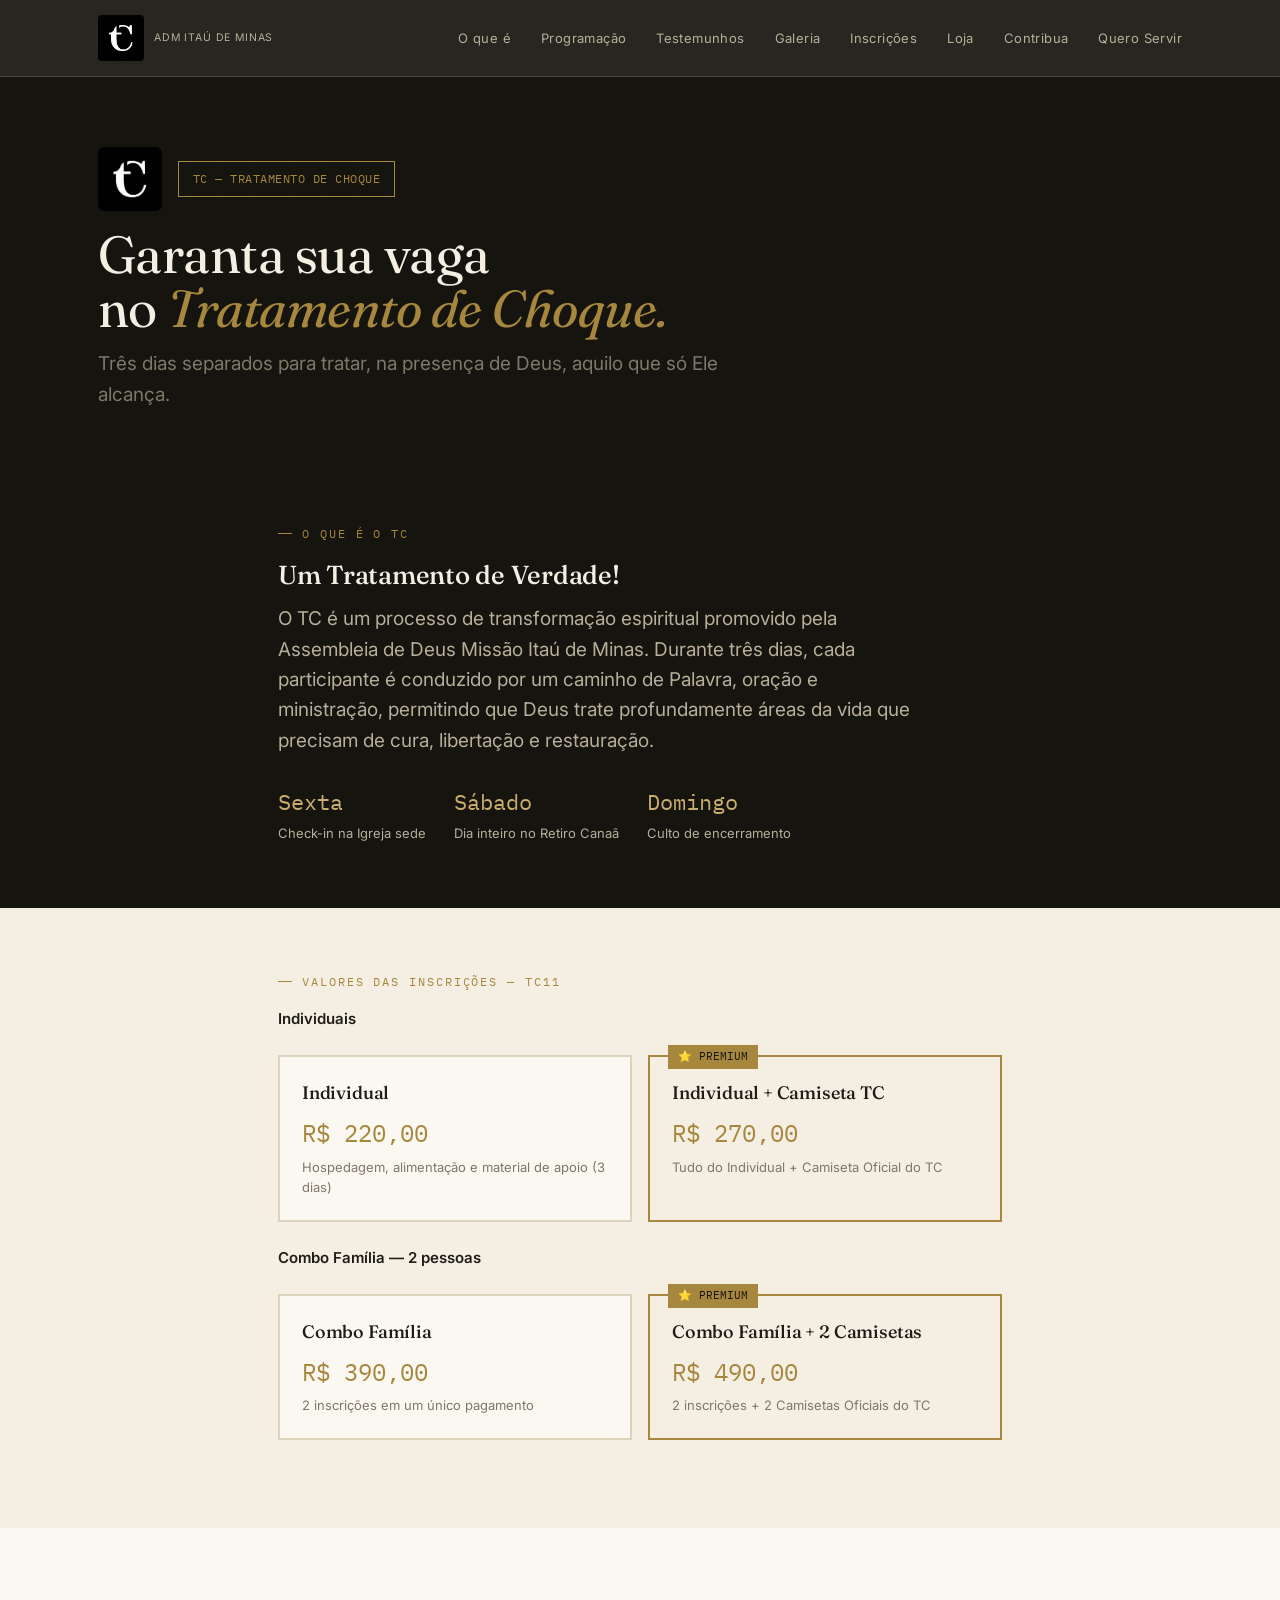
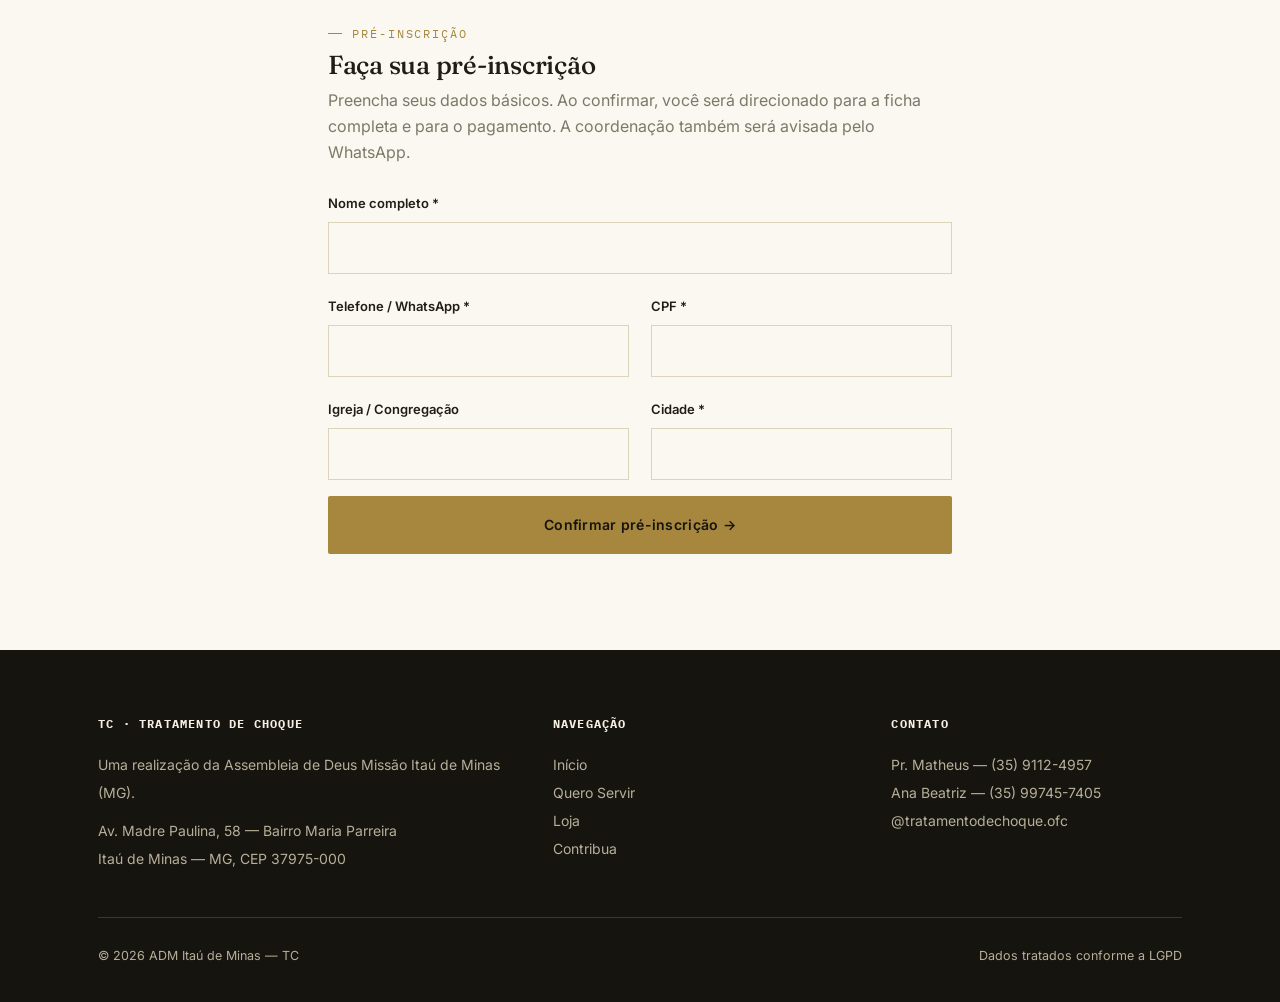
<file: inscricao.html>
<!DOCTYPE html>
<html lang="pt-BR">
<head>
<meta charset="UTF-8">
<meta name="viewport" content="width=device-width, initial-scale=1.0">
<title>Inscrição — TC | Tratamento de Choque</title>
<link rel="stylesheet" href="styles.css">
<style>
.price-grid { display:grid; grid-template-columns:repeat(2,1fr); gap:16px; margin:24px 0; }
@media(max-width:600px){ .price-grid{grid-template-columns:1fr;} }
.price-card { border:2px solid var(--line); padding:22px; background:var(--paper); }
.price-card.destaque { border-color:var(--gold); background:var(--ivory); position:relative; }
.price-card h4 { font-family:var(--display); font-size:18px; margin-bottom:6px; }
.price-card .preco { font-family:var(--mono); font-size:24px; color:var(--gold); margin:6px 0 4px; }
.price-card .desc { font-size:13px; color:var(--stone); }
.price-card .badge { position:absolute; top:-12px; left:18px; background:var(--gold); color:var(--onyx); font-size:11px; padding:3px 10px; font-family:var(--mono); }
.step { display:none; }
.step.active { display:block; }
.progress-bar { display:flex; gap:8px; margin-bottom:36px; }
.progress-step { flex:1; height:3px; background:var(--line); border-radius:2px; transition:.4s; }
.progress-step.done { background:var(--gold); }
.pay-method { display:flex; gap:16px; flex-wrap:wrap; }
.pay-btn { flex:1; min-width:130px; padding:18px; border:2px solid var(--line); background:var(--paper); cursor:pointer; text-align:center; transition:.2s; }
.pay-btn:hover,.pay-btn.selected { border-color:var(--gold); background:var(--ivory); }
.pix-box { background:var(--onyx); color:var(--ivory); padding:24px; text-align:center; }
.pix-key { font-family:var(--mono); font-size:15px; color:var(--gold-soft); padding:12px; background:rgba(255,255,255,0.06); margin:12px 0; word-break:break-all; }
.plan-card { border:2px solid var(--line); padding:20px; cursor:pointer; transition:.2s; background:var(--paper); margin-bottom:10px; }
.plan-card:hover,.plan-card.selected { border-color:var(--gold); background:var(--ivory); }
.plan-card h4 { font-family:var(--display); font-size:18px; }
.plan-card .plan-price { font-family:var(--mono); font-size:20px; color:var(--gold); margin:4px 0; }
.plan-grid { display:grid; grid-template-columns:repeat(2,1fr); gap:12px; margin-bottom:20px; }
@media(max-width:560px){ .plan-grid{grid-template-columns:1fr;} }
</style>
</head>
<body>

<nav class="nav">
  <div class="wrap">
    <a class="brand" href="index.html">
      <img src="logo-tc.jpg" alt="TC" style="height:46px;width:46px;object-fit:cover;border-radius:4px;flex:none;">
      <span><small>ADM Itaú de Minas</small></span>
    </a>
    <div class="navlinks">
      <a href="index.html#sobre">O que é</a>
      <a href="index.html#programacao">Programação</a>
      <a href="index.html#testemunhos">Testemunhos</a>
      <a href="galeria.html">Galeria</a>
      <a href="index.html#inscricoes">Inscrições</a>
      <a href="loja.html">Loja</a>
      <a href="contribua.html">Contribua</a>
      <a href="servir.html">Quero Servir</a>
    </div>
    <button id="navtoggle" aria-label="Menu" style="background:none;border:none;cursor:pointer;padding:8px;display:none;flex-direction:column;gap:5px;">
      <span style="display:block;width:24px;height:2px;background:var(--ivory);"></span>
      <span style="display:block;width:24px;height:2px;background:var(--ivory);"></span>
      <span style="display:block;width:24px;height:2px;background:var(--ivory);"></span>
    </button>
  </div>
</nav>

<div id="mobile-menu" style="display:none;position:fixed;top:76px;left:0;right:0;bottom:0;background:rgba(21,20,15,0.97);z-index:49;padding:32px 28px;flex-direction:column;overflow-y:auto;">
  <a href="index.html#sobre" style="color:var(--ivory);font-size:18px;padding:18px 0;border-bottom:1px solid rgba(244,239,226,0.1);display:block;">O que é</a>
  <a href="index.html#programacao" style="color:var(--ivory);font-size:18px;padding:18px 0;border-bottom:1px solid rgba(244,239,226,0.1);display:block;">Programação</a>
  <a href="galeria.html" style="color:var(--ivory);font-size:18px;padding:18px 0;border-bottom:1px solid rgba(244,239,226,0.1);display:block;">Galeria</a>
  <a href="index.html#inscricoes" style="color:var(--ivory);font-size:18px;padding:18px 0;border-bottom:1px solid rgba(244,239,226,0.1);display:block;">Inscrições</a>
  <a href="loja.html" style="color:var(--ivory);font-size:18px;padding:18px 0;border-bottom:1px solid rgba(244,239,226,0.1);display:block;">Loja</a>
  <a href="contribua.html" style="color:var(--ivory);font-size:18px;padding:18px 0;border-bottom:1px solid rgba(244,239,226,0.1);display:block;">Contribua</a>
  <a href="servir.html" style="color:var(--gold-soft);font-size:18px;padding:18px 0;border-bottom:1px solid rgba(244,239,226,0.1);display:block;font-weight:600;">⚔️ Quero Servir</a>
</div>

<!-- PASSO 1: O QUE É + VALORES + PRÉ-INSCRIÇÃO -->
<div id="step1" class="step active">

  <header class="hero" style="padding:70px 0 50px;">
    <div class="wrap">
      <div style="display:flex;align-items:center;gap:16px;margin-bottom:16px;">
        <img src="logo-tc.jpg" alt="TC" style="height:64px;width:64px;object-fit:cover;border-radius:6px;">
        <p class="tag-pill" style="margin:0;">TC — TRATAMENTO DE CHOQUE</p>
      </div>
      <h1 style="font-size:clamp(32px,5vw,52px);">Garanta sua vaga<br>no <em>Tratamento de Choque.</em></h1>
      <p class="lede" style="margin-top:14px;">Três dias separados para tratar, na presença de Deus, aquilo que só Ele alcança.</p>
    </div>
  </header>

  <!-- O QUE É O TC -->
  <section class="section--tight section--dark">
    <div class="wrap" style="max-width:780px;">
      <div class="eyebrow">O que é o TC</div>
      <h2 style="font-size:26px;margin-top:10px;">Um Tratamento de Verdade!</h2>
      <p class="lede" style="margin-top:14px;">O TC é um processo de transformação espiritual promovido pela Assembleia de Deus Missão Itaú de Minas. Durante três dias, cada participante é conduzido por um caminho de Palavra, oração e ministração, permitindo que Deus trate profundamente áreas da vida que precisam de cura, libertação e restauração.</p>
      <div style="display:flex;gap:28px;margin-top:28px;flex-wrap:wrap;">
        <div><span style="font-family:var(--mono);font-size:22px;color:var(--gold-soft);">Sexta</span><p style="font-size:13px;color:var(--stone-dark);margin-top:4px;">Check-in na Igreja sede</p></div>
        <div><span style="font-family:var(--mono);font-size:22px;color:var(--gold-soft);">Sábado</span><p style="font-size:13px;color:var(--stone-dark);margin-top:4px;">Dia inteiro no Retiro Canaã</p></div>
        <div><span style="font-family:var(--mono);font-size:22px;color:var(--gold-soft);">Domingo</span><p style="font-size:13px;color:var(--stone-dark);margin-top:4px;">Culto de encerramento</p></div>
      </div>
    </div>
  </section>

  <!-- VALORES -->
  <section class="section--tight section--ivory">
    <div class="wrap" style="max-width:780px;">
      <div class="eyebrow" style="margin-bottom:16px;">Valores das inscrições — TC11</div>

      <p style="font-weight:600;margin-bottom:12px;font-size:15px;">Individuais</p>
      <div class="price-grid">
        <div class="price-card">
          <h4>Individual</h4>
          <div class="preco">R$ 220,00</div>
          <div class="desc">Hospedagem, alimentação e material de apoio (3 dias)</div>
        </div>
        <div class="price-card destaque">
          <span class="badge">⭐ PREMIUM</span>
          <h4>Individual + Camiseta TC</h4>
          <div class="preco">R$ 270,00</div>
          <div class="desc">Tudo do Individual + Camiseta Oficial do TC</div>
        </div>
      </div>

      <p style="font-weight:600;margin-bottom:12px;font-size:15px;margin-top:8px;">Combo Família — 2 pessoas</p>
      <div class="price-grid">
        <div class="price-card">
          <h4>Combo Família</h4>
          <div class="preco">R$ 390,00</div>
          <div class="desc">2 inscrições em um único pagamento</div>
        </div>
        <div class="price-card destaque">
          <span class="badge">⭐ PREMIUM</span>
          <h4>Combo Família + 2 Camisetas</h4>
          <div class="preco">R$ 490,00</div>
          <div class="desc">2 inscrições + 2 Camisetas Oficiais do TC</div>
        </div>
      </div>
    </div>
  </section>

  <!-- PRÉ-INSCRIÇÃO -->
  <section class="section section--paper">
    <div class="wrap" style="max-width:680px;">
      <div class="eyebrow" style="margin-bottom:8px;">Pré-inscrição</div>
      <h2 style="font-size:26px;margin-bottom:8px;">Faça sua pré-inscrição</h2>
      <p style="color:var(--stone);margin-bottom:28px;">Preencha seus dados básicos. Ao confirmar, você será direcionado para a ficha completa e para o pagamento. A coordenação também será avisada pelo WhatsApp.</p>

      <form id="form-pre">
        <div class="field-grid">
          <div class="field full"><label>Nome completo *</label><input type="text" id="pre-nome" required></div>
          <div class="field"><label>Telefone / WhatsApp *</label><input type="tel" id="pre-tel" required></div>
          <div class="field"><label>CPF *</label><input type="text" id="pre-cpf" required></div>
          <div class="field"><label>Igreja / Congregação</label><input type="text" id="pre-igreja"></div>
          <div class="field"><label>Cidade *</label><input type="text" id="pre-cidade" required></div>
        </div>
        <button type="submit" class="btn btn-gold btn-block" style="padding:18px;margin-top:16px;">Confirmar pré-inscrição →</button>
      </form>
    </div>
  </section>

</div><!-- fim step1 -->

<!-- PASSO 2: FICHA COMPLETA -->
<div id="step2" class="step">
  <header class="hero" style="padding:60px 0 40px;">
    <div class="wrap" style="max-width:680px;">
      <div class="progress-bar"><div class="progress-step done"></div><div class="progress-step done"></div><div class="progress-step"></div><div class="progress-step"></div></div>
      <p class="tag-pill">PASSO 2 DE 4</p>
      <h1 style="font-size:clamp(28px,4vw,44px);margin-top:14px;">Ficha <em>completa</em></h1>
      <p class="lede" style="margin-top:12px;">Preencha a ficha com seus dados de saúde e os termos de aceite.</p>
    </div>
  </header>
  <section class="section section--paper">
    <div class="wrap" style="max-width:680px;">
      <a href="https://docs.google.com/forms/d/1nebGHqg_fOYjZAhwLN5Kt0ipovRCpSgY4r-V4PDIJM8/viewform" target="_blank" class="btn btn-gold btn-block" style="padding:18px;justify-content:center;margin-bottom:14px;">Preencher Ficha Completa no Google Forms</a>
      <p style="font-size:13px;color:var(--stone);text-align:center;margin-bottom:28px;">Preencha o formulário e volte aqui.</p>
      <hr style="border:none;border-top:1px solid var(--line);margin-bottom:24px;">
      <p style="font-weight:600;margin-bottom:12px;">Já preencheu a ficha?</p>
      <button onclick="goTo(3)" class="btn btn-gold btn-block" style="padding:16px;">Continuar para o pagamento →</button>
    </div>
  </section>
</div>

<!-- PASSO 3: PAGAMENTO -->
<div id="step3" class="step">
  <header class="hero" style="padding:60px 0 40px;">
    <div class="wrap" style="max-width:680px;">
      <div class="progress-bar"><div class="progress-step done"></div><div class="progress-step done"></div><div class="progress-step done"></div><div class="progress-step"></div></div>
      <p class="tag-pill">PASSO 3 DE 4</p>
      <h1 style="font-size:clamp(28px,4vw,44px);margin-top:14px;">Escolha seu <em>plano</em></h1>
    </div>
  </header>
  <section class="section section--paper">
    <div class="wrap" style="max-width:680px;">

      <p class="eyebrow" style="margin-bottom:12px;">Individuais</p>
      <div class="plan-grid">
        <div class="plan-card" onclick="selectPlan(this,'Individual','220','ind_normal')">
          <h4>Individual</h4>
          <div class="plan-price">R$ 220,00</div>
        </div>
        <div class="plan-card" onclick="selectPlan(this,'Individual Premium + Camiseta TC','270','ind_premium')">
          <h4>Individual Premium</h4>
          <div class="plan-price">R$ 270,00</div>
          <div style="font-size:12px;color:var(--stone);">+ Camiseta TC</div>
        </div>
      </div>

      <p class="eyebrow" style="margin-bottom:12px;">Combo Família</p>
      <div class="plan-grid">
        <div class="plan-card" onclick="selectPlan(this,'Combo Família (2 pessoas)','390','combo_normal')">
          <h4>Combo Família</h4>
          <div class="plan-price">R$ 390,00</div>
        </div>
        <div class="plan-card" onclick="selectPlan(this,'Combo Família Premium + 2 Camisetas TC','490','combo_premium')">
          <h4>Combo Família Premium</h4>
          <div class="plan-price">R$ 490,00</div>
          <div style="font-size:12px;color:var(--stone);">+ 2 Camisetas TC</div>
        </div>
      </div>

      <div id="segundo-p" style="display:none;margin-top:20px;">
        <div class="policy-block"><h4>Segundo participante do Combo</h4>
          <div class="field-grid" style="margin-top:12px;">
            <div class="field full"><label>Nome *</label><input type="text" id="p2-nome"></div>
            <div class="field"><label>Telefone *</label><input type="tel" id="p2-tel"></div>
            <div class="field"><label>CPF *</label><input type="text" id="p2-cpf"></div>
          </div>
        </div>
      </div>

      <div id="metodo-pag" style="display:none;margin-top:24px;">
        <p style="font-weight:600;margin-bottom:14px;">Forma de pagamento:</p>
        <div class="pay-method">
          <div class="pay-btn" onclick="selectPay('pix',this)"><span style="font-size:28px;display:block;margin-bottom:6px;">📱</span><b>PIX</b></div>
          <div class="pay-btn" onclick="selectPay('card',this)"><span style="font-size:28px;display:block;margin-bottom:6px;">💳</span><b>Cartão</b></div>
        </div>
      </div>

      <div id="pix-sec" style="display:none;margin-top:20px;">
        <div class="pix-box">
          <p style="font-size:11px;font-family:var(--mono);letter-spacing:.1em;color:var(--stone-dark);">CHAVE PIX</p>
          <div class="pix-key">tc.tratamentodechoque@gmail.com</div>
          <p style="font-size:13px;color:var(--stone-dark);">Titular: Assembleia de Deus Missão Itaú de Minas — Mercado Pago</p>
          <p style="margin-top:14px;font-size:16px;">Valor: <strong id="pix-val" style="color:var(--gold-soft);font-size:22px;"></strong></p>
        </div>
        <p style="font-size:13.5px;color:var(--stone);margin:14px 0 16px;">Após o PIX, envie o comprovante pelo WhatsApp:</p>
        <a id="btn-comp-pix" href="#" target="_blank" class="btn btn-gold btn-block" style="padding:14px;justify-content:center;">📲 Enviar comprovante pelo WhatsApp</a>
        <button onclick="goTo(4)" class="btn btn-line btn-block" style="padding:12px;margin-top:10px;">Já enviei →</button>
      </div>

      <div id="card-sec" style="display:none;margin-top:20px;">
        <a id="btn-card" href="#" target="_blank" class="btn btn-gold btn-block" style="padding:14px;justify-content:center;margin-bottom:14px;">💳 Pagar com Cartão de Crédito</a>
        <p style="font-size:13.5px;color:var(--stone);margin-bottom:12px;">Após o pagamento, envie o comprovante:</p>
        <a id="btn-comp-card" href="#" target="_blank" class="btn btn-line btn-block" style="padding:12px;justify-content:center;">📲 Enviar comprovante pelo WhatsApp</a>
        <button onclick="goTo(4)" class="btn btn-line btn-block" style="padding:12px;margin-top:10px;">Já enviei →</button>
      </div>
    </div>
  </section>
</div>

<!-- PASSO 4: CONFIRMAÇÃO -->
<div id="step4" class="step">
  <section class="section section--paper" style="text-align:center;">
    <div class="wrap" style="max-width:580px;">
      <div style="font-size:64px;margin-bottom:16px;">🙏</div>
      <div class="eyebrow" style="justify-content:center;">Inscrição em análise</div>
      <h2 style="font-size:28px;margin-top:12px;">Falta pouco!</h2>
      <p class="lede" style="margin:14px auto;">Sua inscrição foi recebida. Assim que confirmarmos o pagamento, enviaremos seu comprovante oficial pelo WhatsApp.</p>
      <div class="policy-block" style="max-width:440px;margin:24px auto;text-align:left;">
        <p>✅ Pré-inscrição confirmada<br>✅ Ficha completa enviada<br>✅ Comprovante enviado<br>⏳ Aguardando confirmação</p>
      </div>
      <a href="index.html" class="btn btn-line" style="display:inline-flex;">← Voltar para o início</a>
    </div>
  </section>
</div>

<footer>
  <div class="wrap">
    <div class="foot-grid">
      <div><h5>TC · Tratamento de Choque</h5><p>Uma realização da Assembleia de Deus Missão Itaú de Minas (MG).</p><p style="margin-top:10px;">Av. Madre Paulina, 58 — Bairro Maria Parreira<br>Itaú de Minas — MG, CEP 37975-000</p></div>
      <div><h5>Navegação</h5><p><a href="index.html">Início</a></p><p><a href="servir.html">Quero Servir</a></p><p><a href="loja.html">Loja</a></p><p><a href="contribua.html">Contribua</a></p></div>
      <div><h5>Contato</h5><p><a href="https://wa.me/553591124957">Pr. Matheus — (35) 9112-4957</a></p><p><a href="https://wa.me/5535991124957">Ana Beatriz — (35) 99745-7405</a></p><p><a href="https://www.instagram.com/tratamentodechoque.ofc/" target="_blank">@tratamentodechoque.ofc</a></p></div>
    </div>
    <div class="foot-bottom"><span>© 2026 ADM Itaú de Minas — TC</span><span>Dados tratados conforme a LGPD</span></div>
  </div>
</footer>

<script>
const WA = "5535991124957";
const CARDS = {
  ind_normal:"https://link.infinitepay.io/matheus-gileade/VC1D-X6Ser7O3b9-200,00",
  ind_premium:"https://link.infinitepay.io/matheus-gileade/VC1D-qbntBxZFFb-250,00",
  combo_normal:"https://link.infinitepay.io/matheus-gileade/VC1D-aeVxZrcZYo-350,00",
  combo_premium:"https://link.infinitepay.io/matheus-gileade/VC1D-8miEuO4xmQ-430,00"
};
let st = {nome:'',tel:'',cpf:'',igor:'',cid:'',plano:'',planoKey:'',val:''};

function goTo(n){
  [1,2,3,4].forEach(i=>{
    var el=document.getElementById('step'+i);
    if(el) el.classList.toggle('active',i===n);
  });
  window.scrollTo({top:0,behavior:'smooth'});
}

document.getElementById('form-pre').addEventListener('submit',function(e){
  e.preventDefault();
  st.nome=document.getElementById('pre-nome').value;
  st.tel=document.getElementById('pre-tel').value;
  st.cpf=document.getElementById('pre-cpf').value;
  st.igor=document.getElementById('pre-igreja').value||'Não informada';
  st.cid=document.getElementById('pre-cidade').value;

  var msg=encodeURIComponent(
    '🔔 *PRÉ-INSCRIÇÃO TC11*\n\n'+
    '👤 Nome: '+st.nome+'\n📱 Telefone: '+st.tel+'\n🪪 CPF: '+st.cpf+
    '\n⛪ Igreja: '+st.igor+'\n📍 Cidade: '+st.cid
  );
  window.open('https://wa.me/'+WA+'?text='+msg,'_blank');
  goTo(2);
});

var selEl=null;
function selectPlan(el,nome,val,key){
  if(selEl) selEl.classList.remove('selected');
  el.classList.add('selected'); selEl=el;
  st.plano=nome; st.planoKey=key; st.val=val;
  var isCombo=key.startsWith('combo');
  document.getElementById('segundo-p').style.display=isCombo?'block':'none';
  document.getElementById('metodo-pag').style.display='block';
  document.querySelectorAll('.pay-btn').forEach(function(b){b.classList.remove('selected');});
  document.getElementById('pix-sec').style.display='none';
  document.getElementById('card-sec').style.display='none';
}

function selectPay(m,el){
  document.querySelectorAll('.pay-btn').forEach(function(b){b.classList.remove('selected');});
  el.classList.add('selected');
  var p2n=document.getElementById('p2-nome')?document.getElementById('p2-nome').value:'';
  var p2t=document.getElementById('p2-tel')?document.getElementById('p2-tel').value:'';
  var isCombo=st.planoKey.startsWith('combo');
  var msgC='✅ *COMPROVANTE TC11*\n\n👤 '+st.nome+'\n📱 '+st.tel+'\n🪪 '+st.cpf+
    '\n📦 Plano: '+st.plano+'\n💰 R$ '+st.val+',00\n💳 '+(m==='pix'?'PIX':'Cartão');
  if(isCombo&&p2n) msgC+='\n\n👤 2º: '+p2n+' — '+p2t;
  msgC+='\n\n📎 Comprovante em anexo.';
  var waLink='https://wa.me/'+WA+'?text='+encodeURIComponent(msgC);
  if(m==='pix'){
    document.getElementById('pix-val').textContent='R$ '+st.val+',00';
    document.getElementById('btn-comp-pix').href=waLink;
    document.getElementById('pix-sec').style.display='block';
    document.getElementById('card-sec').style.display='none';
  } else {
    document.getElementById('btn-card').href=CARDS[st.planoKey]||'#';
    document.getElementById('btn-comp-card').href=waLink;
    document.getElementById('card-sec').style.display='block';
    document.getElementById('pix-sec').style.display='none';
  }
}

(function(){
  var t=document.getElementById('navtoggle'),m=document.getElementById('mobile-menu'),o=false;
  function u(){t.style.display=window.innerWidth<=880?'flex':'none';if(window.innerWidth>880){m.style.display='none';o=false;}}
  t.addEventListener('click',function(){o=!o;m.style.display=o?'flex':'none';document.body.style.overflow=o?'hidden':'';});
  m.querySelectorAll('a').forEach(function(a){a.addEventListener('click',function(){o=false;m.style.display='none';document.body.style.overflow='';});});
  window.addEventListener('resize',u);u();
})();
</script>
</body>
</html>
</file>
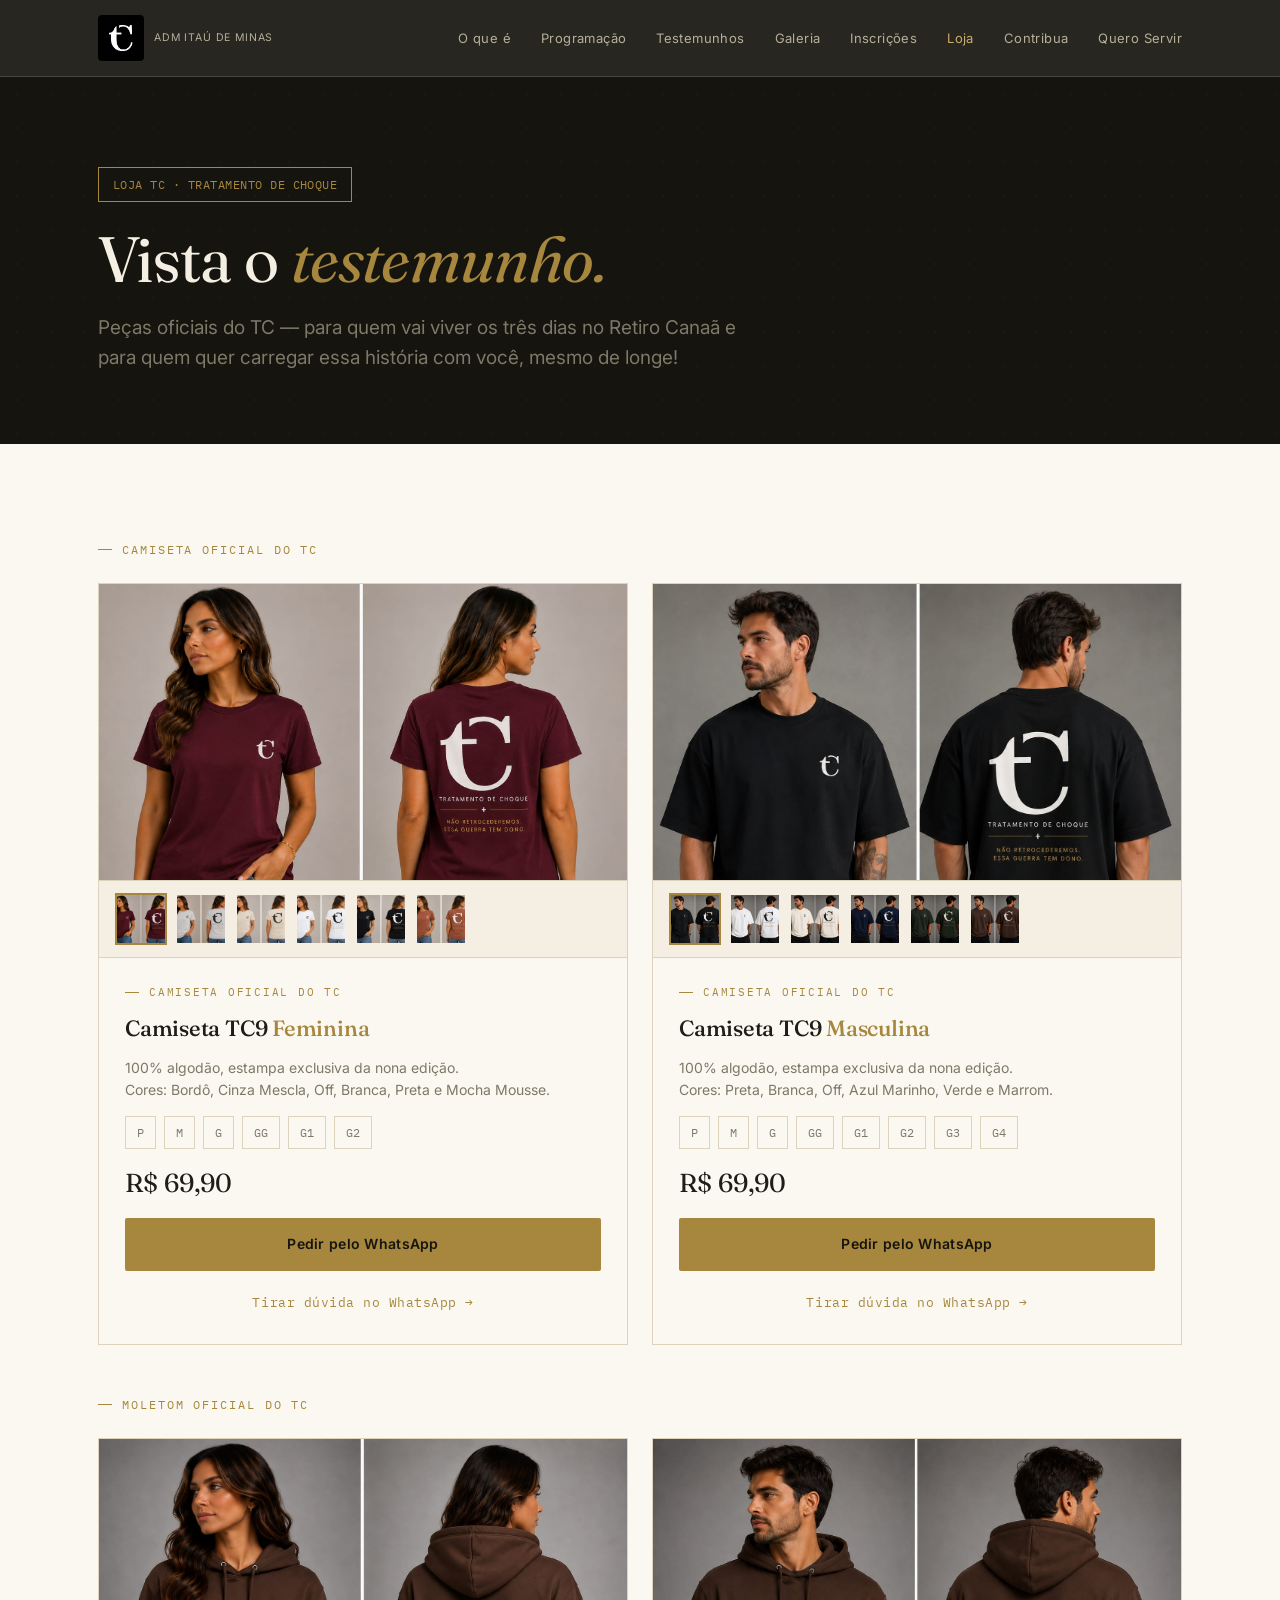
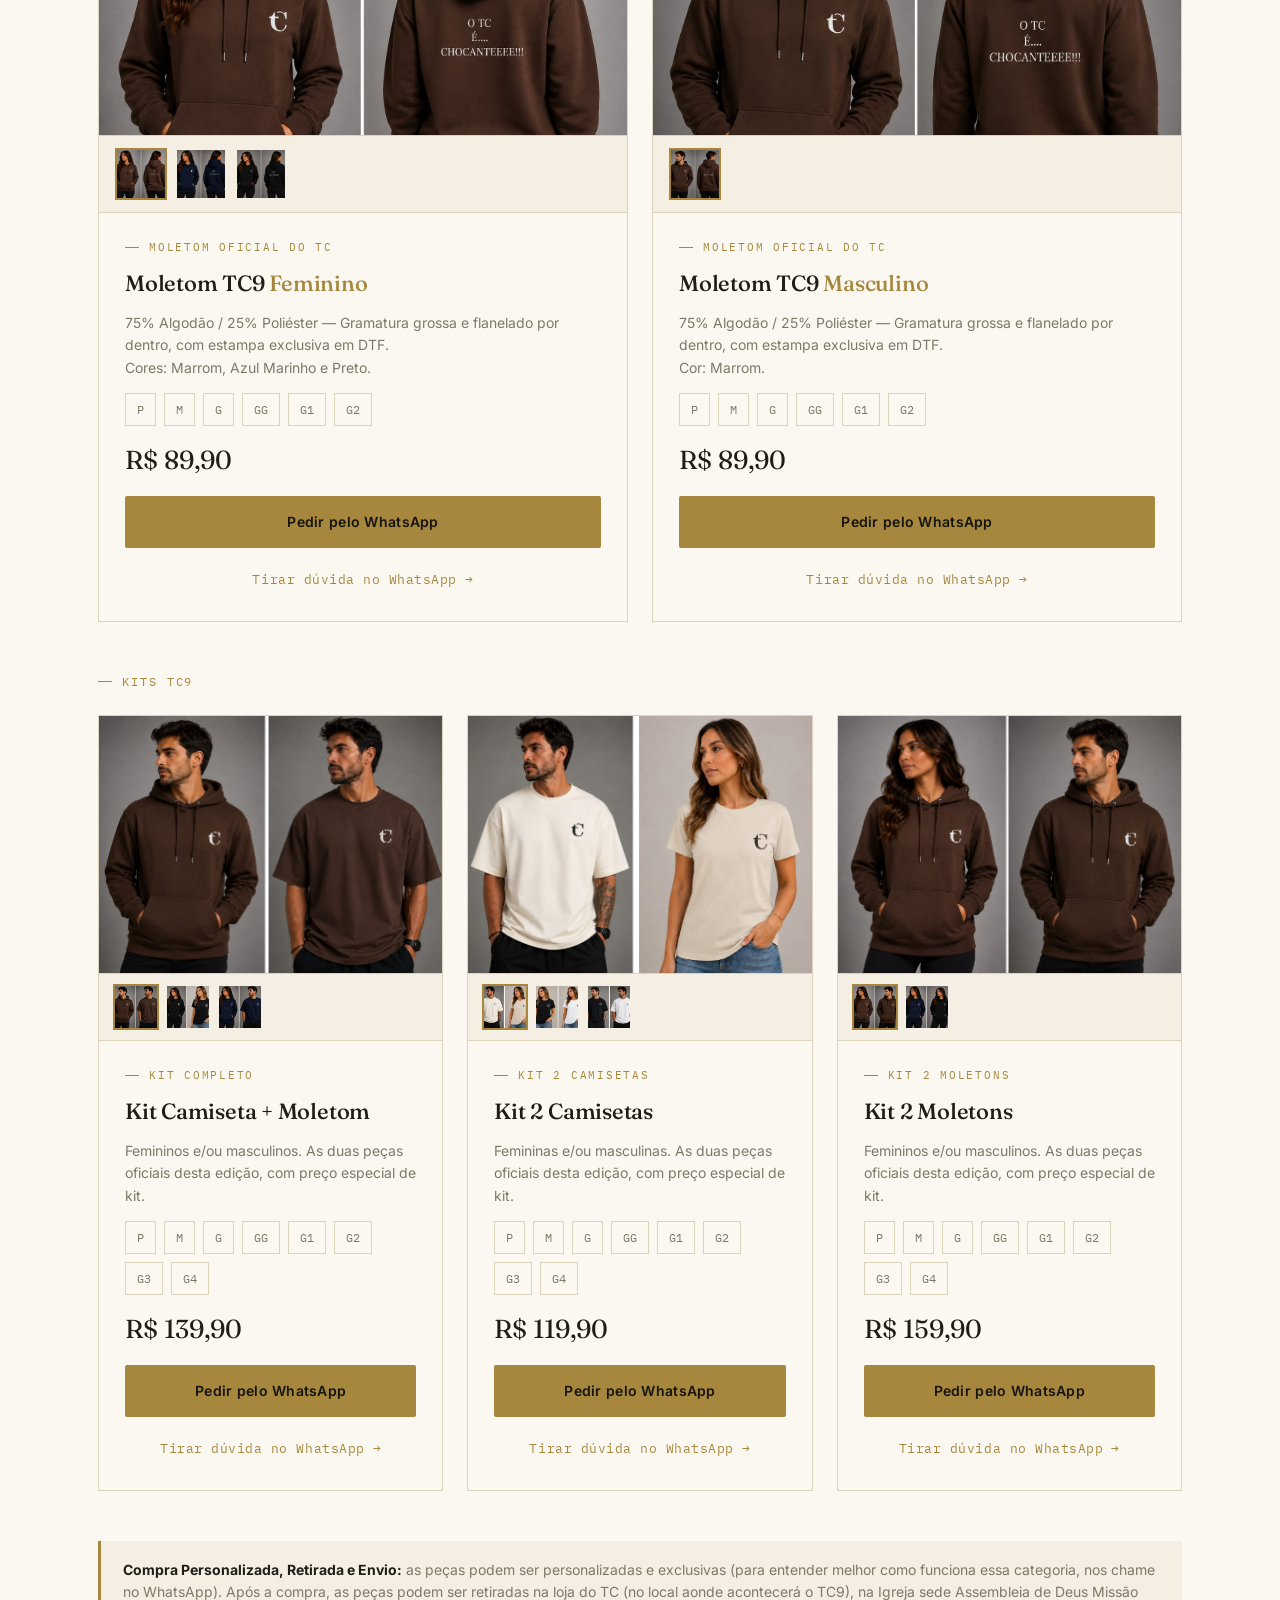
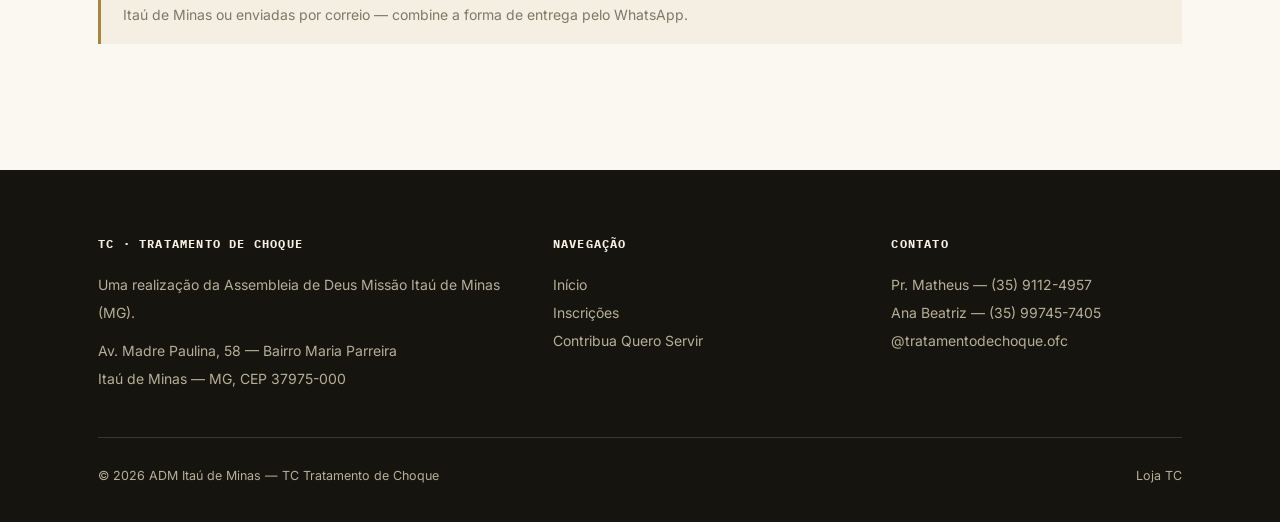
<file: loja.html>
<!DOCTYPE html>
<html lang="pt-BR">
<head>
<meta charset="UTF-8">
<meta name="viewport" content="width=device-width, initial-scale=1.0">
<title>Loja  TC — Camisetas e Moletons | Tratamento de Choque</title>
<link rel="stylesheet" href="styles.css">
</head>
<body>

<nav class="nav">
  <div class="wrap">
    <a class="brand" href="index.html">
      <img src="logo-tc.jpg" alt="TC — Tratamento de Choque" style="height:46px;width:46px;object-fit:cover;border-radius:4px;flex:none;">
      <span><small>ADM Itaú de Minas</small></span>
    </a>
    <div class="navlinks">
      <a href="index.html#sobre">O que é</a>
      <a href="index.html#programacao">Programação</a>
      <a href="index.html#testemunhos">Testemunhos</a>
      <a href="galeria.html">Galeria</a>
      <a href="index.html#inscricoes">Inscrições</a>
      <a href="loja.html" class="current">Loja</a>
      <a href="contribua.html">Contribua</a>
      <a href="servir.html">Quero Servir</a>
    </div>
    
    <button class="navtoggle" id="navtoggle" aria-label="Menu" style="background:none;border:none;cursor:pointer;padding:8px;display:none;flex-direction:column;gap:5px;">
      <span style="display:block;width:24px;height:2px;background:var(--ivory);transition:.3s;"></span>
      <span style="display:block;width:24px;height:2px;background:var(--ivory);transition:.3s;"></span>
      <span style="display:block;width:24px;height:2px;background:var(--ivory);transition:.3s;"></span>
    </button>
  </div>
</nav>

<!-- MOBILE MENU OVERLAY -->
<div id="mobile-menu" style="display:none; position:fixed; top:76px; left:0; right:0; bottom:0; background:rgba(21,20,15,0.97); z-index:49; padding:32px 28px; flex-direction:column; gap:0; overflow-y:auto;">
  <a href="index.html#sobre" style="color:var(--ivory);font-size:18px;padding:18px 0;border-bottom:1px solid rgba(244,239,226,0.1);display:block;">O que é</a>
  <a href="index.html#programacao" style="color:var(--ivory);font-size:18px;padding:18px 0;border-bottom:1px solid rgba(244,239,226,0.1);display:block;">Programação</a>
  <a href="index.html#testemunhos" style="color:var(--ivory);font-size:18px;padding:18px 0;border-bottom:1px solid rgba(244,239,226,0.1);display:block;">Testemunhos</a>
  <a href="galeria.html" style="color:var(--ivory);font-size:18px;padding:18px 0;border-bottom:1px solid rgba(244,239,226,0.1);display:block;">Galeria</a>
  <a href="index.html#inscricoes" style="color:var(--ivory);font-size:18px;padding:18px 0;border-bottom:1px solid rgba(244,239,226,0.1);display:block;">Inscrições</a>
  <a href="loja.html" style="color:var(--ivory);font-size:18px;padding:18px 0;border-bottom:1px solid rgba(244,239,226,0.1);display:block;">Loja</a>
  <a href="contribua.html" style="color:var(--ivory);font-size:18px;padding:18px 0;border-bottom:1px solid rgba(244,239,226,0.1);display:block;">Contribua</a>
  <a href="servir.html" style="color:var(--gold-soft);font-size:18px;padding:18px 0;border-bottom:1px solid rgba(244,239,226,0.1);display:block;font-weight:600;">⚔️ Quero Servir</a>
  <a href="inscricao.html" class="btn btn-gold" style="margin-top:28px;justify-content:center;font-size:16px;padding:16px;">Inscreva-se no TC9</a>
</div>

<script>
(function(){
  var toggle = document.getElementById('navtoggle');
  var menu = document.getElementById('mobile-menu');
  var open = false;
  function updateToggle(){
    if(window.innerWidth <= 880){
      toggle.style.display = 'flex';
    } else {
      toggle.style.display = 'none';
      menu.style.display = 'none';
      open = false;
    }
  }
  toggle.addEventListener('click', function(){
    open = !open;
    menu.style.display = open ? 'flex' : 'none';
    document.body.style.overflow = open ? 'hidden' : '';
  });
  menu.querySelectorAll('a').forEach(function(a){
    a.addEventListener('click', function(){
      open = false;
      menu.style.display = 'none';
      document.body.style.overflow = '';
    });
  });
  window.addEventListener('resize', updateToggle);
  updateToggle();
})();
</script>

<header class="hero" style="padding:90px 0 70px;">
  <div class="wrap">
    <p class="tag-pill">LOJA TC · TRATAMENTO DE CHOQUE</p>
    <h1 style="margin-top:24px; font-size:clamp(36px,6vw,64px);">Vista o <em>testemunho.</em></h1>
    <p class="lede" style="margin-top:20px;">Peças oficiais do TC — para quem vai viver os três dias no Retiro Canaã e para quem quer carregar essa história com você, mesmo de longe!</p>
  </div>
</header>

<section class="section section--paper">
  <div class="wrap">

    <!-- CAMISETAS -->
    <p class="eyebrow" style="margin-bottom:24px;">Camiseta Oficial do TC</p>
    <div class="grid2" style="margin-bottom:50px;">

      <!-- FEMININA -->
      <div class="product">
        <div style="position:relative;">
          <img id="fem-main" src="camiseta-fem-bordo.jpg" alt="Camiseta TC9 Feminina" style="width:100%; aspect-ratio:16/9; object-fit:cover; object-position:center top; border-bottom:1px solid var(--line);">
          <div style="display:flex; gap:8px; padding:12px 16px; flex-wrap:wrap; background:var(--ivory); border-bottom:1px solid var(--line);">
            <img src="camiseta-fem-bordo.jpg"  onclick="document.getElementById('fem-main').src=this.src" style="width:52px;height:52px;object-fit:cover;object-position:top;cursor:pointer;border:2px solid var(--gold);" title="Bordô">
            <img src="camiseta-fem-cinza.jpg"  onclick="document.getElementById('fem-main').src=this.src" style="width:52px;height:52px;object-fit:cover;object-position:top;cursor:pointer;border:2px solid transparent;" title="Cinza Mescla">
            <img src="camiseta-fem-off.jpg"    onclick="document.getElementById('fem-main').src=this.src" style="width:52px;height:52px;object-fit:cover;object-position:top;cursor:pointer;border:2px solid transparent;" title="Off White">
            <img src="camiseta-fem-branca.jpg" onclick="document.getElementById('fem-main').src=this.src" style="width:52px;height:52px;object-fit:cover;object-position:top;cursor:pointer;border:2px solid transparent;" title="Branca">
            <img src="camiseta-fem-preta.jpg"  onclick="document.getElementById('fem-main').src=this.src" style="width:52px;height:52px;object-fit:cover;object-position:top;cursor:pointer;border:2px solid transparent;" title="Preta">
            <img src="camiseta-fem-mocha.jpg"  onclick="document.getElementById('fem-main').src=this.src" style="width:52px;height:52px;object-fit:cover;object-position:top;cursor:pointer;border:2px solid transparent;" title="Mocha Mousse">
          </div>
        </div>
        <div class="product-body">
          <span class="eyebrow" style="margin-bottom:0; font-size:11px;">Camiseta Oficial do TC</span>
          <h3>Camiseta TC9 <span style="color:var(--gold);">Feminina</span></h3>
          <p style="color:var(--stone); font-size:14px;">100% algodão, estampa exclusiva da nona edição.<br>Cores: Bordô, Cinza Mescla, Off, Branca, Preta e Mocha Mousse.</p>
          <div class="size-row"><span>P</span><span>M</span><span>G</span><span>GG</span><span>G1</span><span>G2</span></div>
          <div class="price">R$ <span>69,90</span></div>
          <a href="https://wa.me/553591124957?text=Ol%C3%A1!%20Tenho%20uma%20d%C3%BAvida%20sobre%20as%20pe%C3%A7as%20da%20Loja%20TC." target="_blank" class="btn btn-gold btn-block">Pedir pelo WhatsApp</a>
          <a href="https://wa.me/553591124957?text=Ol%C3%A1!%20Tenho%20uma%20d%C3%BAvida%20sobre%20as%20pe%C3%A7as%20da%20Loja%20TC." target="_blank" class="btn-ghost" style="margin-top:8px;display:block;text-align:center;">Tirar dúvida no WhatsApp</a>
        </div>
      </div>

      <!-- MASCULINA -->
      <div class="product">
        <div style="position:relative;">
          <img id="mas-main" src="camiseta-mas-preta.jpg" alt="Camiseta TC9 Masculina" style="width:100%; aspect-ratio:16/9; object-fit:cover; object-position:center top; border-bottom:1px solid var(--line);">
          <div style="display:flex; gap:8px; padding:12px 16px; flex-wrap:wrap; background:var(--ivory); border-bottom:1px solid var(--line);">
            <img src="camiseta-mas-preta.jpg"   onclick="document.getElementById('mas-main').src=this.src" style="width:52px;height:52px;object-fit:cover;object-position:top;cursor:pointer;border:2px solid var(--gold);" title="Preta">
            <img src="camiseta-mas-branca.jpg"  onclick="document.getElementById('mas-main').src=this.src" style="width:52px;height:52px;object-fit:cover;object-position:top;cursor:pointer;border:2px solid transparent;" title="Branca">
            <img src="camiseta-mas-off.jpg"     onclick="document.getElementById('mas-main').src=this.src" style="width:52px;height:52px;object-fit:cover;object-position:top;cursor:pointer;border:2px solid transparent;" title="Off White">
            <img src="camiseta-mas-marinho.jpg" onclick="document.getElementById('mas-main').src=this.src" style="width:52px;height:52px;object-fit:cover;object-position:top;cursor:pointer;border:2px solid transparent;" title="Azul Marinho">
            <img src="camiseta-mas-verde.jpg"   onclick="document.getElementById('mas-main').src=this.src" style="width:52px;height:52px;object-fit:cover;object-position:top;cursor:pointer;border:2px solid transparent;" title="Verde">
            <img src="camiseta-mas-marrom.jpg"  onclick="document.getElementById('mas-main').src=this.src" style="width:52px;height:52px;object-fit:cover;object-position:top;cursor:pointer;border:2px solid transparent;" title="Marrom">
          </div>
        </div>
        <div class="product-body">
          <span class="eyebrow" style="margin-bottom:0; font-size:11px;">Camiseta Oficial do TC</span>
          <h3>Camiseta TC9 <span style="color:var(--gold);">Masculina</span></h3>
          <p style="color:var(--stone); font-size:14px;">100% algodão, estampa exclusiva da nona edição.<br>Cores: Preta, Branca, Off, Azul Marinho, Verde e Marrom.</p>
          <div class="size-row"><span>P</span><span>M</span><span>G</span><span>GG</span><span>G1</span><span>G2</span><span>G3</span><span>G4</span></div>
          <div class="price">R$ <span>69,90</span></div>
          <a href="https://wa.me/553591124957?text=Ol%C3%A1!%20Tenho%20uma%20d%C3%BAvida%20sobre%20as%20pe%C3%A7as%20da%20Loja%20TC." target="_blank" class="btn btn-gold btn-block">Pedir pelo WhatsApp</a>
          <a href="https://wa.me/553591124957?text=Ol%C3%A1!%20Tenho%20uma%20d%C3%BAvida%20sobre%20as%20pe%C3%A7as%20da%20Loja%20TC." target="_blank" class="btn-ghost" style="margin-top:8px;display:block;text-align:center;">Tirar dúvida no WhatsApp</a>
        </div>
      </div>

    </div>

    <!-- MOLETONS -->
    <p class="eyebrow" style="margin-bottom:24px;">Moletom Oficial do TC</p>
    <div class="grid2" style="margin-bottom:50px;">

      <!-- MOLETOM FEMININO -->
      <div class="product">
        <div>
          <img id="molf-main" src="moletom-fem-marrom.jpg" alt="Moletom TC9 Feminino" style="width:100%; aspect-ratio:16/9; object-fit:cover; object-position:center top; border-bottom:1px solid var(--line);">
          <div style="display:flex; gap:8px; padding:12px 16px; flex-wrap:wrap; background:var(--ivory); border-bottom:1px solid var(--line);">
            <img src="moletom-fem-marrom.jpg"  onclick="document.getElementById('molf-main').src=this.src" style="width:52px;height:52px;object-fit:cover;object-position:top;cursor:pointer;border:2px solid var(--gold);" title="Marrom">
            <img src="moletom-fem-marinho.jpg" onclick="document.getElementById('molf-main').src=this.src" style="width:52px;height:52px;object-fit:cover;object-position:top;cursor:pointer;border:2px solid transparent;" title="Azul Marinho">
            <img src="moletom-fem-preto.jpg"   onclick="document.getElementById('molf-main').src=this.src" style="width:52px;height:52px;object-fit:cover;object-position:top;cursor:pointer;border:2px solid transparent;" title="Preto">
          </div>
        </div>
        <div class="product-body">
          <span class="eyebrow" style="margin-bottom:0; font-size:11px;">Moletom Oficial do TC</span>
          <h3>Moletom TC9 <span style="color:var(--gold);">Feminino</span></h3>
          <p style="color:var(--stone); font-size:14px;">75% Algodão / 25% Poliéster — Gramatura grossa e flanelado por dentro, com estampa exclusiva em DTF.<br>Cores: Marrom, Azul Marinho e Preto.</p>
          <div class="size-row"><span>P</span><span>M</span><span>G</span><span>GG</span><span>G1</span><span>G2</span></div>
          <div class="price">R$ <span>89,90</span></div>
          <a href="https://wa.me/553591124957?text=Ol%C3%A1!%20Tenho%20uma%20d%C3%BAvida%20sobre%20as%20pe%C3%A7as%20da%20Loja%20TC." target="_blank" class="btn btn-gold btn-block">Pedir pelo WhatsApp</a>
          <a href="https://wa.me/553591124957?text=Ol%C3%A1!%20Tenho%20uma%20d%C3%BAvida%20sobre%20as%20pe%C3%A7as%20da%20Loja%20TC." target="_blank" class="btn-ghost" style="margin-top:8px;display:block;text-align:center;">Tirar dúvida no WhatsApp</a>
        </div>
      </div>

      <!-- MOLETOM MASCULINO -->
      <div class="product">
        <div>
          <img id="molm-main" src="moletom-mas-marrom.jpg" alt="Moletom TC9 Masculino" style="width:100%; aspect-ratio:16/9; object-fit:cover; object-position:center top; border-bottom:1px solid var(--line);">
          <div style="display:flex; gap:8px; padding:12px 16px; flex-wrap:wrap; background:var(--ivory); border-bottom:1px solid var(--line);">
            <img src="moletom-mas-marrom.jpg" style="width:52px;height:52px;object-fit:cover;object-position:top;border:2px solid var(--gold);" title="Marrom">
          </div>
        </div>
        <div class="product-body">
          <span class="eyebrow" style="margin-bottom:0; font-size:11px;">Moletom Oficial do TC</span>
          <h3>Moletom TC9 <span style="color:var(--gold);">Masculino</span></h3>
          <p style="color:var(--stone); font-size:14px;">75% Algodão / 25% Poliéster — Gramatura grossa e flanelado por dentro, com estampa exclusiva em DTF.<br>Cor: Marrom.</p>
          <div class="size-row"><span>P</span><span>M</span><span>G</span><span>GG</span><span>G1</span><span>G2</span></div>
          <div class="price">R$ <span>89,90</span></div>
          <a href="https://wa.me/553591124957?text=Ol%C3%A1!%20Tenho%20uma%20d%C3%BAvida%20sobre%20as%20pe%C3%A7as%20da%20Loja%20TC." target="_blank" class="btn btn-gold btn-block">Pedir pelo WhatsApp</a>
          <a href="https://wa.me/553591124957?text=Ol%C3%A1!%20Tenho%20uma%20d%C3%BAvida%20sobre%20as%20pe%C3%A7as%20da%20Loja%20TC." target="_blank" class="btn-ghost" style="margin-top:8px;display:block;text-align:center;">Tirar dúvida no WhatsApp</a>
        </div>
      </div>

    </div>

    <!-- KITS -->
    <p class="eyebrow" style="margin-bottom:24px;">Kits TC9</p>
    <div class="grid3">

      <!-- KIT CAMISETA + MOLETOM -->
      <div class="product">
        <div>
          <img id="kit-mol-main" src="kit-mol-cam-mas.png" alt="Kit Camiseta + Moletom" style="width:100%; aspect-ratio:4/3; object-fit:cover; object-position:center top; border-bottom:1px solid var(--line);">
          <div style="display:flex; gap:6px; padding:10px 14px; background:var(--ivory); border-bottom:1px solid var(--line);">
            <img src="kit-mol-cam-mas.png"   onclick="document.getElementById('kit-mol-main').src=this.src" style="width:46px;height:46px;object-fit:cover;cursor:pointer;border:2px solid var(--gold);" title="Masculino">
            <img src="kit-mol-cam-fem.png"   onclick="document.getElementById('kit-mol-main').src=this.src" style="width:46px;height:46px;object-fit:cover;cursor:pointer;border:2px solid transparent;" title="Feminino">
            <img src="kit-mol-cam-misto.png" onclick="document.getElementById('kit-mol-main').src=this.src" style="width:46px;height:46px;object-fit:cover;cursor:pointer;border:2px solid transparent;" title="Misto">
          </div>
        </div>
        <div class="product-body">
          <span class="eyebrow" style="margin-bottom:0; font-size:11px;">Kit completo</span>
          <h3>Kit Camiseta + Moletom</h3>
          <p style="color:var(--stone); font-size:14px;">Femininos e/ou masculinos. As duas peças oficiais desta edição, com preço especial de kit.</p>
          <div class="size-row"><span>P</span><span>M</span><span>G</span><span>GG</span><span>G1</span><span>G2</span><span>G3</span><span>G4</span></div>
          <div class="price">R$ <span>139,90</span></div>
          <a href="https://wa.me/553591124957?text=Ol%C3%A1!%20Tenho%20uma%20d%C3%BAvida%20sobre%20as%20pe%C3%A7as%20da%20Loja%20TC." target="_blank" class="btn btn-gold btn-block">Pedir pelo WhatsApp</a>
          <a href="https://wa.me/553591124957?text=Ol%C3%A1!%20Tenho%20uma%20d%C3%BAvida%20sobre%20as%20pe%C3%A7as%20da%20Loja%20TC." target="_blank" class="btn-ghost" style="margin-top:8px;display:block;text-align:center;">Tirar dúvida no WhatsApp</a>
        </div>
      </div>

      <!-- KIT 2 CAMISETAS -->
      <div class="product">
        <div>
          <img id="kit-cam-main" src="kit-cam-misto.png" alt="Kit 2 Camisetas" style="width:100%; aspect-ratio:4/3; object-fit:cover; object-position:center top; border-bottom:1px solid var(--line);">
          <div style="display:flex; gap:6px; padding:10px 14px; background:var(--ivory); border-bottom:1px solid var(--line);">
            <img src="kit-cam-misto.png" onclick="document.getElementById('kit-cam-main').src=this.src" style="width:46px;height:46px;object-fit:cover;cursor:pointer;border:2px solid var(--gold);" title="Misto">
            <img src="kit-cam-fem.png"   onclick="document.getElementById('kit-cam-main').src=this.src" style="width:46px;height:46px;object-fit:cover;cursor:pointer;border:2px solid transparent;" title="Femininas">
            <img src="kit-cam-mas.png"   onclick="document.getElementById('kit-cam-main').src=this.src" style="width:46px;height:46px;object-fit:cover;cursor:pointer;border:2px solid transparent;" title="Masculinas">
          </div>
        </div>
        <div class="product-body">
          <span class="eyebrow" style="margin-bottom:0; font-size:11px;">Kit 2 camisetas</span>
          <h3>Kit 2 Camisetas</h3>
          <p style="color:var(--stone); font-size:14px;">Femininas e/ou masculinas. As duas peças oficiais desta edição, com preço especial de kit.</p>
          <div class="size-row"><span>P</span><span>M</span><span>G</span><span>GG</span><span>G1</span><span>G2</span><span>G3</span><span>G4</span></div>
          <div class="price">R$ <span>119,90</span></div>
          <a href="https://wa.me/553591124957?text=Ol%C3%A1!%20Tenho%20uma%20d%C3%BAvida%20sobre%20as%20pe%C3%A7as%20da%20Loja%20TC." target="_blank" class="btn btn-gold btn-block">Pedir pelo WhatsApp</a>
          <a href="https://wa.me/553591124957?text=Ol%C3%A1!%20Tenho%20uma%20d%C3%BAvida%20sobre%20as%20pe%C3%A7as%20da%20Loja%20TC." target="_blank" class="btn-ghost" style="margin-top:8px;display:block;text-align:center;">Tirar dúvida no WhatsApp</a>
        </div>
      </div>

      <!-- KIT 2 MOLETONS -->
      <div class="product">
        <div>
          <img id="kit-mol2-main" src="kit-mol-misto.png" alt="Kit 2 Moletons" style="width:100%; aspect-ratio:4/3; object-fit:cover; object-position:center top; border-bottom:1px solid var(--line);">
          <div style="display:flex; gap:6px; padding:10px 14px; background:var(--ivory); border-bottom:1px solid var(--line);">
            <img src="kit-mol-misto.png" onclick="document.getElementById('kit-mol2-main').src=this.src" style="width:46px;height:46px;object-fit:cover;cursor:pointer;border:2px solid var(--gold);" title="Misto">
            <img src="kit-mol-fem.png"   onclick="document.getElementById('kit-mol2-main').src=this.src" style="width:46px;height:46px;object-fit:cover;cursor:pointer;border:2px solid transparent;" title="Femininos">
          </div>
        </div>
        <div class="product-body">
          <span class="eyebrow" style="margin-bottom:0; font-size:11px;">Kit 2 moletons</span>
          <h3>Kit 2 Moletons</h3>
          <p style="color:var(--stone); font-size:14px;">Femininos e/ou masculinos. As duas peças oficiais desta edição, com preço especial de kit.</p>
          <div class="size-row"><span>P</span><span>M</span><span>G</span><span>GG</span><span>G1</span><span>G2</span><span>G3</span><span>G4</span></div>
          <div class="price">R$ <span>159,90</span></div>
          <a href="https://wa.me/553591124957?text=Ol%C3%A1!%20Tenho%20uma%20d%C3%BAvida%20sobre%20as%20pe%C3%A7as%20da%20Loja%20TC." target="_blank" class="btn btn-gold btn-block">Pedir pelo WhatsApp</a>
          <a href="https://wa.me/553591124957?text=Ol%C3%A1!%20Tenho%20uma%20d%C3%BAvida%20sobre%20as%20pe%C3%A7as%20da%20Loja%20TC." target="_blank" class="btn-ghost" style="margin-top:8px;display:block;text-align:center;">Tirar dúvida no WhatsApp</a>
        </div>
      </div>

    </div>

    <div class="note-box" style="margin-top:50px;">
      <b>Compra Personalizada, Retirada e Envio:</b> as peças podem ser personalizadas e exclusivas (para entender melhor como funciona essa categoria, nos chame no WhatsApp). Após a compra, as peças podem ser retiradas na loja do TC (no local aonde acontecerá o TC9), na Igreja sede Assembleia de Deus Missão Itaú de Minas ou enviadas por correio — combine a forma de entrega pelo WhatsApp.
    </div>
  </div>
</section>

<footer>
  <div class="wrap">
    <div class="foot-grid">
      <div>
        <h5>TC · Tratamento de Choque</h5>
        <p>Uma realização da Assembleia de Deus Missão Itaú de Minas (MG).</p>
        <p style="margin-top:10px;">Av. Madre Paulina, 58 — Bairro Maria Parreira<br>Itaú de Minas — MG, CEP 37975-000</p>
      </div>
      <div>
        <h5>Navegação</h5>
        <p><a href="index.html">Início</a></p>
        <p><a href="index.html#inscricoes">Inscrições</a></p>
        <p><a href="contribua.html">Contribua</a>
      <a href="servir.html">Quero Servir</a></p>
      </div>
      <div>
        <h5>Contato</h5>
        <p><a href="https://wa.me/553591124957?text=Ol%C3%A1!%20Gostaria%20de%20saber%20mais%20sobre%20o%20TC%20%E2%80%94%20Tratamento%20de%20Choque.">Pr. Matheus — (35) 9112-4957</a></p>
        <p><a href="https://wa.me/5535991124957?text=Ol%C3%A1!%20Gostaria%20de%20saber%20mais%20sobre%20o%20TC%20%E2%80%94%20Tratamento%20de%20Choque.">Ana Beatriz — (35) 99745-7405</a></p>
        <p><a href="https://www.instagram.com/tratamentodechoque.ofc/" target="_blank">@tratamentodechoque.ofc</a></p>
      </div>
    </div>
    <div class="foot-bottom">
      <span>© 2026 ADM Itaú de Minas — TC Tratamento de Choque</span>
      <span>Loja TC</span>
    </div>
  </div>
</footer>

</body>
</html>
</file>
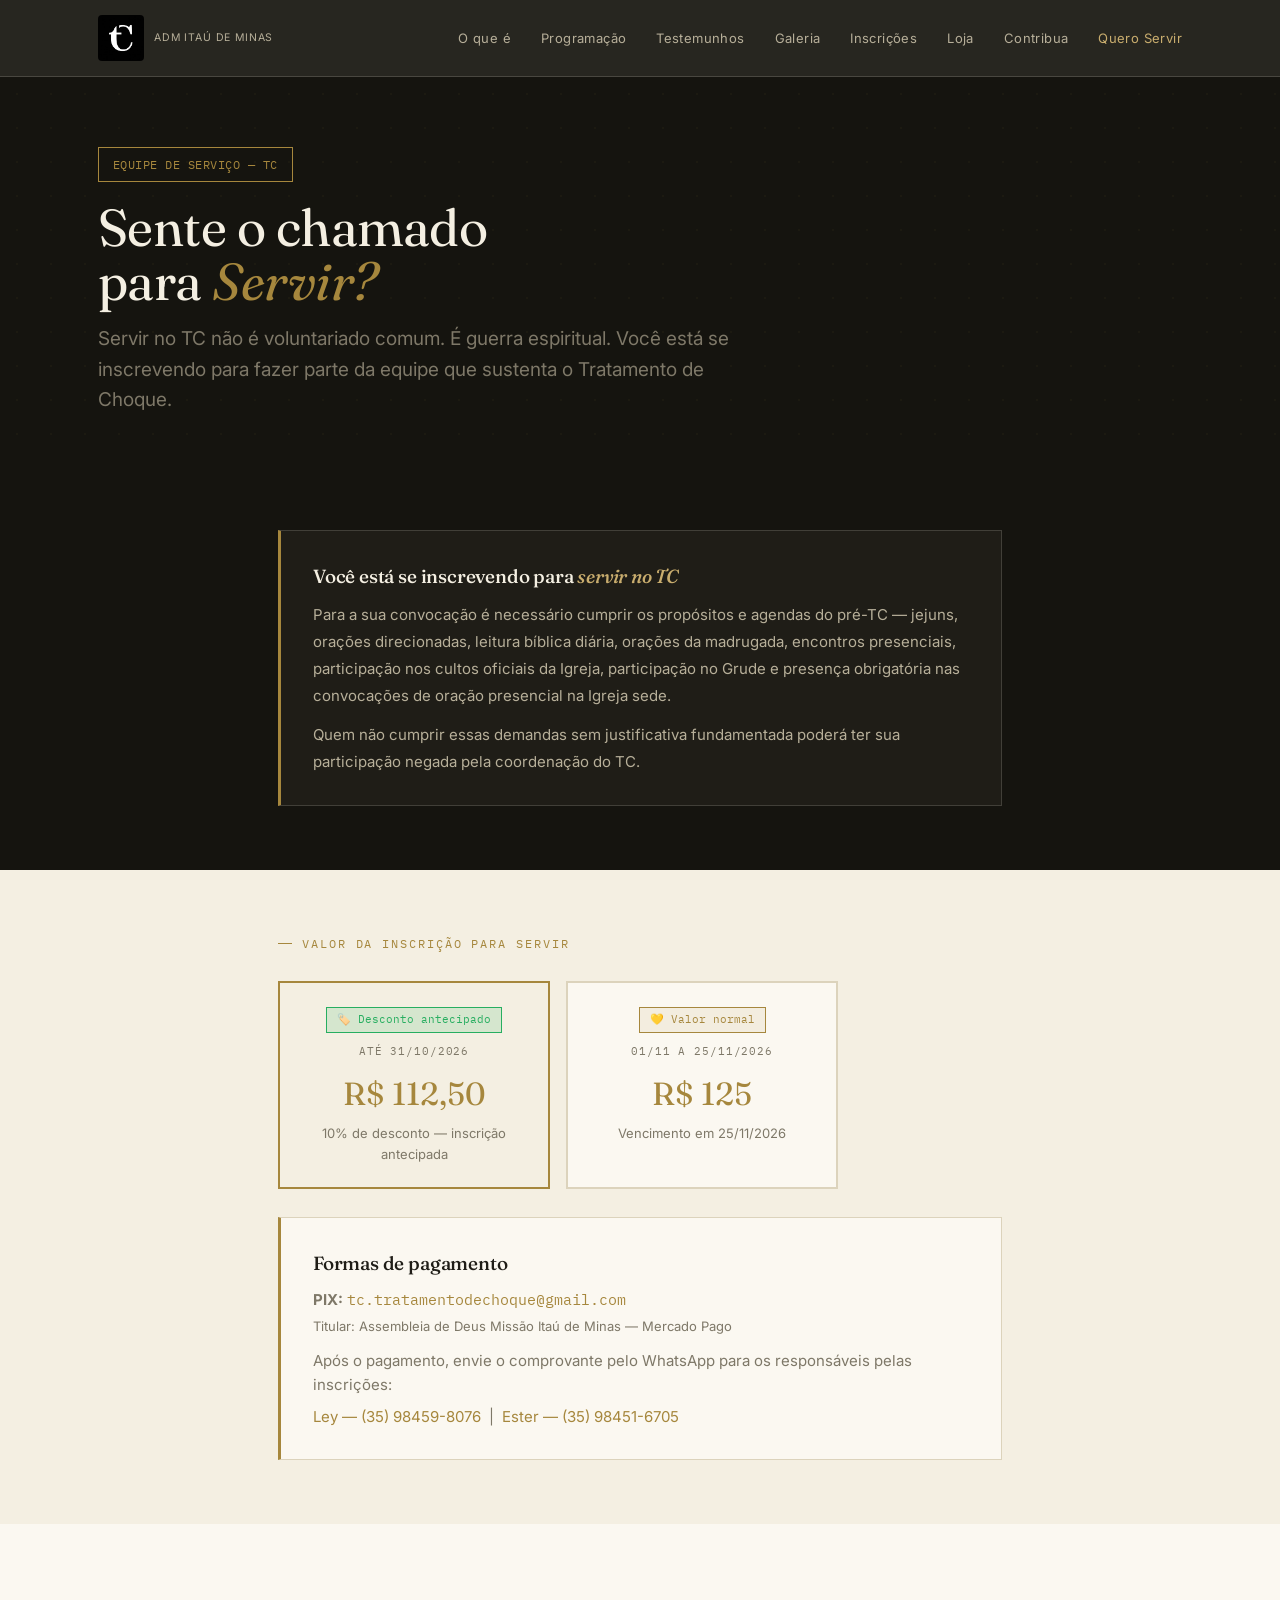
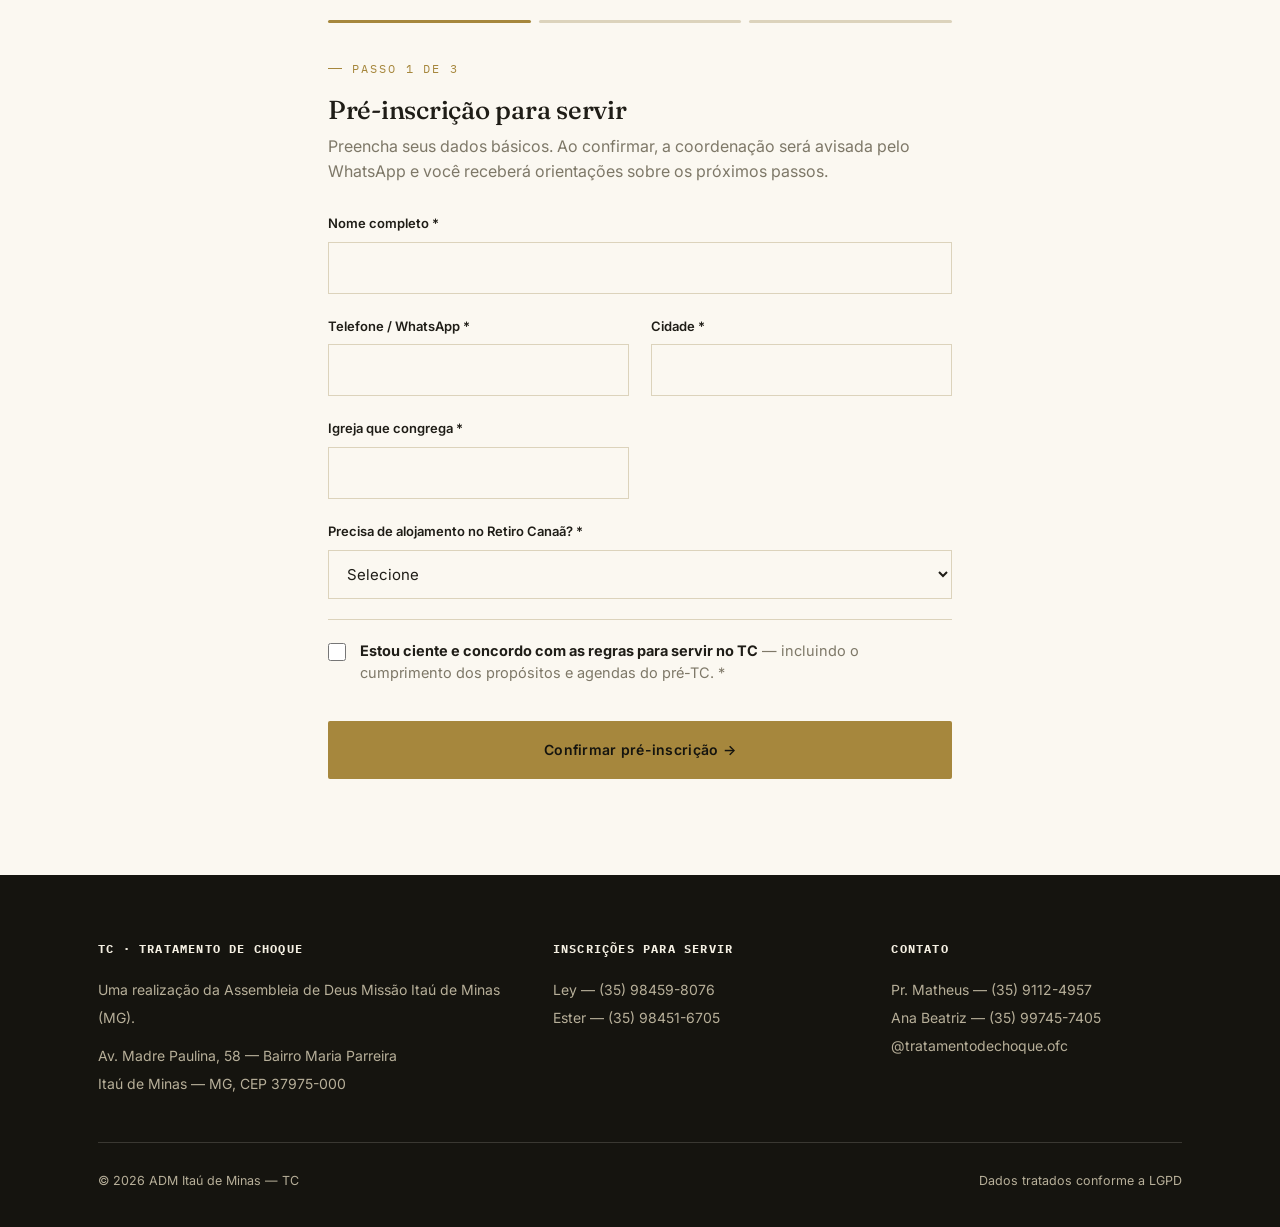
<file: servir.html>
<!DOCTYPE html>
<html lang="pt-BR">
<head>
<meta charset="UTF-8">
<meta name="viewport" content="width=device-width, initial-scale=1.0">
<title>Quero Servir no TC | Tratamento de Choque — ADM Itaú de Minas</title>
<link rel="stylesheet" href="styles.css">
<style>
.price-grid { display:grid; grid-template-columns:repeat(3,1fr); gap:16px; margin:28px 0; }
@media(max-width:600px){ .price-grid{grid-template-columns:1fr;} }
.price-card { border:2px solid var(--line); padding:22px; text-align:center; background:var(--paper); }
.price-card.destaque { border-color:var(--gold); background:var(--ivory); }
.price-card.vencido { border-color:#c0392b; background:#fdf5f5; }
.price-card .preco { font-family:var(--display); font-size:32px; color:var(--gold); margin:8px 0 4px; }
.price-card .prazo { font-family:var(--mono); font-size:11px; letter-spacing:.08em; color:var(--stone); text-transform:uppercase; }
.price-card .badge-preco { display:inline-block; font-size:11px; padding:3px 10px; margin-bottom:10px; font-family:var(--mono); }
.badge-verde { background:rgba(39,174,96,.15); color:#27ae60; border:1px solid #27ae60; }
.badge-vermelho { background:rgba(192,57,43,.1); color:#c0392b; border:1px solid #c0392b; }
.step { display:none; }
.step.active { display:block; }
.progress-bar { display:flex; gap:8px; margin-bottom:36px; }
.progress-step { flex:1; height:3px; background:var(--line); border-radius:2px; transition:.4s; }
.progress-step.done { background:var(--gold); }
</style>
</head>
<body>

<nav class="nav">
  <div class="wrap">
    <a class="brand" href="index.html">
      <img src="logo-tc.jpg" alt="TC" style="height:46px;width:46px;object-fit:cover;border-radius:4px;flex:none;">
      <span><small>ADM Itaú de Minas</small></span>
    </a>
    <div class="navlinks">
      <a href="index.html#sobre">O que é</a>
      <a href="index.html#programacao">Programação</a>
      <a href="index.html#testemunhos">Testemunhos</a>
      <a href="galeria.html">Galeria</a>
      <a href="index.html#inscricoes">Inscrições</a>
      <a href="loja.html">Loja</a>
      <a href="contribua.html">Contribua</a>
      <a href="servir.html" class="current">Quero Servir</a>
    </div>
    
    <button id="navtoggle" aria-label="Menu" style="background:none;border:none;cursor:pointer;padding:8px;display:none;flex-direction:column;gap:5px;">
      <span style="display:block;width:24px;height:2px;background:var(--ivory);"></span>
      <span style="display:block;width:24px;height:2px;background:var(--ivory);"></span>
      <span style="display:block;width:24px;height:2px;background:var(--ivory);"></span>
    </button>
  </div>
</nav>

<div id="mobile-menu" style="display:none;position:fixed;top:76px;left:0;right:0;bottom:0;background:rgba(21,20,15,0.97);z-index:49;padding:32px 28px;flex-direction:column;overflow-y:auto;">
  <a href="index.html#sobre" style="color:var(--ivory);font-size:18px;padding:18px 0;border-bottom:1px solid rgba(244,239,226,0.1);display:block;">O que é</a>
  <a href="index.html#programacao" style="color:var(--ivory);font-size:18px;padding:18px 0;border-bottom:1px solid rgba(244,239,226,0.1);display:block;">Programação</a>
  <a href="galeria.html" style="color:var(--ivory);font-size:18px;padding:18px 0;border-bottom:1px solid rgba(244,239,226,0.1);display:block;">Galeria</a>
  <a href="index.html#inscricoes" style="color:var(--ivory);font-size:18px;padding:18px 0;border-bottom:1px solid rgba(244,239,226,0.1);display:block;">Inscrições</a>
  <a href="loja.html" style="color:var(--ivory);font-size:18px;padding:18px 0;border-bottom:1px solid rgba(244,239,226,0.1);display:block;">Loja</a>
  <a href="contribua.html" style="color:var(--ivory);font-size:18px;padding:18px 0;border-bottom:1px solid rgba(244,239,226,0.1);display:block;">Contribua</a>
  <a href="servir.html" style="color:var(--gold-soft);font-size:18px;padding:18px 0;border-bottom:1px solid rgba(244,239,226,0.1);display:block;font-weight:600;">⚔️ Quero Servir</a>
  <a href="inscricao.html" class="btn btn-gold" style="margin-top:28px;justify-content:center;font-size:16px;padding:16px;">Inscreva-se</a>
</div>

<header class="hero" style="padding:70px 0 50px;">
  <div class="wrap">
    <p class="tag-pill">EQUIPE DE SERVIÇO — TC</p>
    <h1 style="margin-top:18px;font-size:clamp(32px,5vw,52px);">Sente o chamado<br>para <em>Servir?</em></h1>
    <p class="lede" style="margin-top:16px;">Servir no TC não é voluntariado comum. É guerra espiritual. Você está se inscrevendo para fazer parte da equipe que sustenta o Tratamento de Choque.</p>
  </div>
</header>

<!-- AVISO IMPORTANTE -->
<section class="section--tight section--dark">
  <div class="wrap" style="max-width:780px;">
    <div class="policy-block">
      <h4 style="color:var(--ivory);">Você está se inscrevendo para <em style="color:var(--gold-soft);">servir no TC</em></h4>
      <p style="margin-top:10px; line-height:1.8;">Para a sua convocação é necessário cumprir os propósitos e agendas do pré-TC — jejuns, orações direcionadas, leitura bíblica diária, orações da madrugada, encontros presenciais, participação nos cultos oficiais da Igreja, participação no Grude e presença obrigatória nas convocações de oração presencial na Igreja sede.</p>
      <p style="margin-top:12px; line-height:1.8;">Quem não cumprir essas demandas sem justificativa fundamentada poderá ter sua participação negada pela coordenação do TC.</p>
    </div>
  </div>
</section>

<!-- VALORES -->
<section class="section--tight section--ivory">
  <div class="wrap" style="max-width:780px;">
    <div class="eyebrow" style="margin-bottom:16px;">Valor da inscrição para servir</div>
    <div class="price-grid" style="grid-template-columns:repeat(2,1fr);max-width:560px;">
      <div class="price-card destaque">
        <span class="badge-preco badge-verde">🏷️ Desconto antecipado</span>
        <div class="prazo">Até 31/10/2026</div>
        <div class="preco">R$ 112,50</div>
        <div style="font-size:13px;color:var(--stone);">10% de desconto — inscrição antecipada</div>
      </div>
      <div class="price-card">
        <span class="badge-preco" style="background:rgba(166,135,61,.1);color:var(--gold);border:1px solid var(--gold);">💛 Valor normal</span>
        <div class="prazo">01/11 a 25/11/2026</div>
        <div class="preco">R$ 125</div>
        <div style="font-size:13px;color:var(--stone);">Vencimento em 25/11/2026</div>
      </div>
    </div>

    <div class="policy-block" style="margin-top:0;">
      <h4>Formas de pagamento</h4>
      <p style="margin-top:8px;"><b>PIX:</b> <span style="font-family:var(--mono);color:var(--gold);">tc.tratamentodechoque@gmail.com</span></p>
      <p style="margin-top:4px;font-size:13px;color:var(--stone);">Titular: Assembleia de Deus Missão Itaú de Minas — Mercado Pago</p>
      <p style="margin-top:12px;">Após o pagamento, envie o comprovante pelo WhatsApp para os responsáveis pelas inscrições:</p>
      <p style="margin-top:8px;"><a href="https://wa.me/5535984598076" style="color:var(--gold);">Ley — (35) 98459-8076</a> &nbsp;|&nbsp; <a href="https://wa.me/5535984516705" style="color:var(--gold);">Ester — (35) 98451-6705</a></p>
    </div>
  </div>
</section>

<!-- PRÉ-INSCRIÇÃO + FICHA -->
<section class="section section--paper">
  <div class="wrap" style="max-width:680px;">

    <div class="progress-bar" id="progress">
      <div class="progress-step done" id="ps1"></div>
      <div class="progress-step" id="ps2"></div>
      <div class="progress-step" id="ps3"></div>
    </div>

    <!-- PASSO 1 — PRÉ-INSCRIÇÃO -->
    <div class="step active" id="step1">
      <div class="eyebrow">Passo 1 de 3</div>
      <h2 style="font-size:26px;margin-bottom:8px;">Pré-inscrição para servir</h2>
      <p style="color:var(--stone);margin-bottom:28px;">Preencha seus dados básicos. Ao confirmar, a coordenação será avisada pelo WhatsApp e você receberá orientações sobre os próximos passos.</p>

      <form id="form-pre-servir">
        <div class="field-grid">
          <div class="field full"><label>Nome completo *</label><input type="text" id="s-nome" required></div>
          <div class="field"><label>Telefone / WhatsApp *</label><input type="tel" id="s-tel" required></div>
          <div class="field"><label>Cidade *</label><input type="text" id="s-cidade" required></div>
          <div class="field"><label>Igreja que congrega *</label><input type="text" id="s-igreja" required></div>
          <div class="field full">
            <label>Precisa de alojamento no Retiro Canaã? *</label>
            <select id="s-alojamento" required>
              <option value="">Selecione</option>
              <option>Sim, precisarei de alojamento</option>
              <option>Não, irei e voltarei todos os dias</option>
            </select>
          </div>
        </div>
        <div class="consent" style="margin-top:20px;">
          <input type="checkbox" id="s-aceite" required>
          <label for="s-aceite"><b>Estou ciente e concordo com as regras para servir no TC</b> — incluindo o cumprimento dos propósitos e agendas do pré-TC. *</label>
        </div>
        <button type="submit" class="btn btn-gold btn-block" style="padding:18px;margin-top:16px;">Confirmar pré-inscrição →</button>
      </form>
    </div>

    <!-- PASSO 2 — FICHA COMPLETA -->
    <div class="step" id="step2">
      <div class="eyebrow">Passo 2 de 3</div>
      <h2 style="font-size:26px;margin-bottom:8px;">Ficha completa de serviço</h2>
      <p style="color:var(--stone);margin-bottom:28px;">Preencha a ficha completa com seus dados de saúde, disponibilidade e os termos de comprometimento.</p>
      <a href="https://docs.google.com/forms/d/e/1FAIpQLSe5FWF4uHpbQ3C8Q_faQfba9TSO0UQjq_NULtMpZkyfkjkgOw/viewform" target="_blank" class="btn btn-gold btn-block" style="padding:18px;justify-content:center;margin-bottom:16px;">Preencher Ficha Completa no Google Forms</a>
      <p style="font-size:13px;color:var(--stone);text-align:center;margin-bottom:28px;">Clique acima, preencha o formulário e volte aqui.</p>
      <hr style="border:none;border-top:1px solid var(--line);margin-bottom:24px;">
      <p style="font-weight:600;margin-bottom:12px;">Já preencheu a ficha?</p>
      <button onclick="goTo(3)" class="btn btn-gold btn-block" style="padding:16px;">Continuar para o pagamento →</button>
    </div>

    <!-- PASSO 3 — PAGAMENTO -->
    <div class="step" id="step3">
      <div class="eyebrow">Passo 3 de 3</div>
      <h2 style="font-size:26px;margin-bottom:8px;">Pagamento</h2>
      <p style="color:var(--stone);margin-bottom:24px;">Efetue o pagamento e envie o comprovante para a coordenação.</p>

      <div class="policy-block" style="margin-bottom:24px;">
        <h4>PIX — Inscrição para servir</h4>
        <p style="margin-top:8px;">Chave PIX: <span style="font-family:var(--mono);color:var(--gold);">tc.tratamentodechoque@gmail.com</span></p>
        <p style="font-size:13px;color:var(--stone);margin-top:4px;">Titular: Assembleia de Deus Missão Itaú de Minas — Mercado Pago</p>
        <div style="margin-top:14px;padding-top:14px;border-top:1px solid var(--line);">
          <p style="font-size:13.5px;">🏷️ Até 31/10 → <b>R$ 100,00</b></p>
          <p style="font-size:13.5px;margin-top:4px;">💛 01/11 a 25/11 → <b>R$ 125,00</b></p>
          <p style="font-size:13.5px;margin-top:4px;">⚠️ Após 25/11 → <b>R$ 150,00</b></p>
        </div>
      </div>

      <p style="font-size:13.5px;color:var(--stone);margin-bottom:16px;">Após o pagamento, envie o comprovante para os responsáveis pelas inscrições:</p>
      <div style="display:flex;gap:12px;flex-wrap:wrap;margin-bottom:28px;">
        <a id="btn-comp-ley" href="#" target="_blank" class="btn btn-gold" style="flex:1;padding:14px;justify-content:center;text-align:center;">📲 Enviar para Ley</a>
        <a id="btn-comp-ester" href="#" target="_blank" class="btn btn-gold" style="flex:1;padding:14px;justify-content:center;text-align:center;">📲 Enviar para Ester</a>
      </div>

      <button onclick="goTo(4)" class="btn btn-line btn-block" style="padding:14px;">Já enviei o comprovante →</button>
    </div>

    <!-- PASSO 4 — CONFIRMAÇÃO -->
    <div class="step" id="step4" style="text-align:center;padding:40px 0;">
      <div style="font-size:64px;margin-bottom:20px;">⚔️</div>
      <div class="eyebrow" style="justify-content:center;">Pré-inscrição recebida</div>
      <h2 style="font-size:28px;margin-top:12px;">Bem-vindo à equipe!</h2>
      <p class="lede" style="margin:16px auto;">Sua pré-inscrição foi enviada e está em análise. A coordenação entrará em contato pelo WhatsApp com os próximos passos.</p>
      <div class="policy-block" style="max-width:480px;margin:28px auto;text-align:left;">
        <h4>Status da sua inscrição</h4>
        <p>✅ Pré-inscrição enviada<br>✅ Ficha completa preenchida<br>✅ Comprovante de pagamento enviado<br>⏳ Aguardando confirmação da coordenação</p>
      </div>
      <a href="index.html" class="btn btn-line" style="display:inline-flex;margin-top:8px;">Voltar para o início</a>
    </div>

  </div>
</section>

<footer>
  <div class="wrap">
    <div class="foot-grid">
      <div><h5>TC · Tratamento de Choque</h5><p>Uma realização da Assembleia de Deus Missão Itaú de Minas (MG).</p><p style="margin-top:10px;">Av. Madre Paulina, 58 — Bairro Maria Parreira<br>Itaú de Minas — MG, CEP 37975-000</p></div>
      <div><h5>Inscrições para servir</h5><p><a href="https://wa.me/5535984598076">Ley — (35) 98459-8076</a></p><p><a href="https://wa.me/5535984516705">Ester — (35) 98451-6705</a></p></div>
      <div><h5>Contato</h5><p><a href="https://wa.me/553591124957">Pr. Matheus — (35) 9112-4957</a></p><p><a href="https://wa.me/5535991124957">Ana Beatriz — (35) 99745-7405</a></p><p><a href="https://www.instagram.com/tratamentodechoque.ofc/" target="_blank">@tratamentodechoque.ofc</a></p></div>
    </div>
    <div class="foot-bottom"><span>© 2026 ADM Itaú de Minas — TC</span><span>Dados tratados conforme a LGPD</span></div>
  </div>
</footer>

<script>
const WA_BIA = "5535991124957";
const WA_LEY = "5535984598076";
const WA_ESTER = "5535984516705";
let sNome = '', sTel = '', sCpf = '', sIgreja = '', sCidade = '', sPrimeira = '';

function goTo(n) {
  document.querySelectorAll('.step').forEach(s => s.classList.remove('active'));
  document.getElementById('step'+n).classList.add('active');
  document.querySelectorAll('.progress-step').forEach((p,i) => p.classList.toggle('done', i < n));
  window.scrollTo({top:0, behavior:'smooth'});
}

document.getElementById('form-pre-servir').addEventListener('submit', function(e) {
  e.preventDefault();
  sNome = document.getElementById('s-nome').value;
  sTel = document.getElementById('s-tel').value;
  sCpf = '';
  sIgreja = document.getElementById('s-igreja').value || 'Não informada';
  sCidade = document.getElementById('s-cidade').value;
  sPrimeira = '';
  const sAlojamento = document.getElementById('s-alojamento').value;

  const msg = encodeURIComponent(
    `⚔️ *PRÉ-INSCRIÇÃO PARA SERVIR — TC*\n\n` +
    `👤 Nome: ${sNome}\n` +
    `📱 Telefone: ${sTel}\n` +
    `⛪ Igreja: ${sIgreja}\n` +
    `📍 Cidade: ${sCidade}\n` +
    `🏠 Alojamento: ${sAlojamento}`
  );
  window.open(`https://wa.me/${WA_BIA}?text=${msg}`, '_blank');

  // Preparar botões de comprovante
  const sAlojamentoVal = document.getElementById('s-alojamento').value;
  const msgComp = encodeURIComponent(
    `✅ *COMPROVANTE — INSCRIÇÃO PARA SERVIR — TC*\n\n` +
    `👤 ${sNome}\n📱 ${sTel}\n⛪ ${sIgreja}\n📍 ${sCidade}\n🏠 ${sAlojamentoVal}\n\n📎 Comprovante em anexo.`
  );
  document.getElementById('btn-comp-ley').href = `https://wa.me/${WA_LEY}?text=${msgComp}`;
  document.getElementById('btn-comp-ester').href = `https://wa.me/${WA_ESTER}?text=${msgComp}`;

  goTo(2);
});

// Mobile menu
(function(){
  var toggle = document.getElementById('navtoggle');
  var menu = document.getElementById('mobile-menu');
  var open = false;
  function upd(){ toggle.style.display = window.innerWidth<=880?'flex':'none'; if(window.innerWidth>880){menu.style.display='none';open=false;} }
  toggle.addEventListener('click',function(){ open=!open; menu.style.display=open?'flex':'none'; document.body.style.overflow=open?'hidden':''; });
  menu.querySelectorAll('a').forEach(function(a){ a.addEventListener('click',function(){ open=false; menu.style.display='none'; document.body.style.overflow=''; }); });
  window.addEventListener('resize',upd); upd();
})();
</script>
</body>
</html>
</file>
<file: styles.css>
/* ============================================================
   TC9 — TRATAMENTO DE CHOQUE
   Sistema visual: protocolo clínico + reverência espiritual
   ============================================================ */

@import url('https://fonts.googleapis.com/css2?family=Fraunces:ital,opsz,wght@0,9..144,300;0,9..144,400;0,9..144,500;0,9..144,600;1,9..144,400;1,9..144,500&family=Inter:wght@400;500;600&family=IBM+Plex+Mono:wght@400;500&display=swap');

:root{
  /* cor — paleta neutra, quente, contida */
  --onyx:        #15140F;
  --ink:         #1F1D17;
  --ivory:       #F4EFE2;
  --paper:       #FBF8F1;
  --gold:        #A6873D;
  --gold-soft:   #C9AD6E;
  --stone:       #7E7868;
  --stone-dark:  #B7AF99;
  --line:        #DCD3BC;
  --line-dark:   rgba(244,239,226,0.16);
  --oxblood:     #5C2A22;

  /* tipografia */
  --display: 'Fraunces', 'Iowan Old Style', serif;
  --body: 'Inter', -apple-system, sans-serif;
  --mono: 'IBM Plex Mono', monospace;

  --maxw: 1140px;
}

*{box-sizing:border-box; margin:0; padding:0;}
html{scroll-behavior:smooth;}
body{
  font-family: var(--body);
  background: var(--paper);
  color: var(--ink);
  -webkit-font-smoothing: antialiased;
  line-height: 1.6;
}
img,svg{display:block; max-width:100%;}
a{color:inherit; text-decoration:none;}
ul{list-style:none;}
button{font:inherit; cursor:pointer; border:none; background:none; color:inherit;}
input,textarea,select{font:inherit;}

::selection{background: var(--gold); color: var(--onyx);}

@media (prefers-reduced-motion: reduce){
  *{animation-duration:0.01ms !important; transition-duration:0.01ms !important; scroll-behavior:auto !important;}
}

/* ---------- layout helpers ---------- */
.wrap{ max-width: var(--maxw); margin: 0 auto; padding: 0 28px; }
.section{ padding: 96px 0; }
.section--tight{ padding: 64px 0; }
.section--dark{ background: var(--onyx); color: var(--ivory); }
.section--ivory{ background: var(--ivory); }
.section--paper{ background: var(--paper); }

.eyebrow{
  font-family: var(--mono);
  font-size: 12px;
  letter-spacing: 0.16em;
  text-transform: uppercase;
  color: var(--gold);
  display:flex; align-items:center; gap:10px;
  margin-bottom: 18px;
}
.eyebrow::before{
  content:"";
  width:14px; height:1px; background: var(--gold);
  display:inline-block;
}

h1,h2,h3,h4{ font-family: var(--display); font-weight: 500; letter-spacing: -0.01em; }
h1{ font-size: clamp(40px, 7vw, 78px); line-height: 1.04; font-weight: 400; }
h2{ font-size: clamp(28px, 4vw, 44px); line-height: 1.12; }
h3{ font-size: 22px; line-height: 1.25; }
em{ font-style: italic; color: var(--gold); }
.section--dark em{ color: var(--gold-soft); }

p.lede{ font-size: 19px; color: var(--stone); max-width: 640px; }
.section--dark p.lede{ color: var(--stone-dark); }

/* ---------- cross / plus signature mark ---------- */
.mark{
  display:inline-block; position:relative; width:13px; height:13px; flex:none;
}
.mark::before,.mark::after{
  content:""; position:absolute; background: currentColor;
}
.mark::before{ width:100%; height:1px; top:50%; left:0; transform:translateY(-50%); }
.mark::after{ width:1px; height:100%; left:50%; top:0; transform:translateX(-50%); }

/* ---------- nav ---------- */
.nav{
  position: sticky; top:0; z-index: 50;
  background: rgba(21,20,15,0.92);
  backdrop-filter: blur(8px);
  color: var(--ivory);
  border-bottom: 1px solid var(--line-dark);
}
.nav .wrap{ display:flex; align-items:center; justify-content:space-between; height:76px; }
.brand{ display:flex; align-items:center; gap:10px; font-family: var(--mono); font-size:15px; letter-spacing:0.06em; }
.brand b{ font-family:var(--display); font-style:italic; font-weight:500; font-size:19px; letter-spacing:0; margin-right:2px;}
.brand small{ display:block; font-family:var(--body); font-size:10.5px; letter-spacing:0.08em; color: var(--stone-dark); text-transform:uppercase; }
.navlinks{ display:flex; align-items:center; gap:30px; font-size:13px; letter-spacing:0.03em; }
.navlinks a{ color: var(--stone-dark); transition: color .2s; white-space:nowrap;}
.navlinks a:hover{ color: var(--ivory); }
.navlinks a.current{ color: var(--gold-soft); }
.navtoggle{ display:none; }

@media (max-width: 880px){
  .navlinks{ display:none; }
  .navtoggle{ display:block; }
}

/* ---------- buttons ---------- */
.btn{
  display:inline-flex; align-items:center; gap:10px;
  padding: 15px 28px;
  font-family: var(--body); font-weight:600; font-size:14px; letter-spacing:0.02em;
  border-radius: 2px;
  transition: all .2s ease;
}
.btn-gold{ background: var(--gold); color: var(--onyx); }
.btn-gold:hover{ background: var(--gold-soft); }
.btn-line{ border:1px solid var(--line-dark); color: var(--ivory); }
.section--ivory .btn-line, .section--paper .btn-line{ border-color: var(--line); color: var(--ink); }
.btn-line:hover{ border-color: var(--gold); color: var(--gold); }
.btn-ghost{ color: var(--gold); font-family:var(--mono); font-size:13px; letter-spacing:0.04em; padding:0;}
.btn-ghost::after{ content:"→"; margin-left:8px; transition: margin .2s;}
.btn-ghost:hover::after{ margin-left:13px; }
.btn-block{ width:100%; justify-content:center; }

/* ---------- hero ---------- */
.hero{
  background: var(--onyx); color: var(--ivory);
  position: relative; overflow:hidden;
  padding: 110px 0 90px;
}
.hero::before{
  content:""; position:absolute; inset:0; opacity:0.05; pointer-events:none;
  background-image: radial-gradient(circle, var(--gold) 1px, transparent 1px);
  background-size: 34px 34px;
}
.hero .wrap{ position:relative; z-index:1; }
.hero-meta{
  display:flex; flex-wrap:wrap; gap: 14px 28px; margin-top: 34px;
  font-family: var(--mono); font-size: 13px; letter-spacing:0.04em; color: var(--stone-dark);
}
.hero-meta b{ color: var(--ivory); font-weight:500; }
.hero-cta{ display:flex; gap:18px; margin-top: 46px; flex-wrap:wrap; align-items:center; }

/* ---------- stat row ---------- */
.stats{ display:grid; grid-template-columns: repeat(3,1fr); gap: 28px; margin-top: 56px; border-top:1px solid var(--line-dark); padding-top: 36px;}
.stat b{ font-family: var(--mono); font-size: 30px; color: var(--gold-soft); display:block; }
.stat span{ font-size:13px; color: var(--stone-dark); }
@media (max-width:700px){ .stats{ grid-template-columns:1fr; gap:20px;} }

/* ---------- two col ---------- */
.cols{ display:grid; grid-template-columns: 1.1fr 1fr; gap: 70px; align-items:start; }
@media (max-width: 880px){ .cols{ grid-template-columns:1fr; gap:42px; } }

.stat-mini-grid{ display:grid; grid-template-columns:repeat(3,1fr); gap:20px; }
.stat-mini{ border-left:1px solid var(--line); padding-left:16px; }
.stat-mini b{ font-family:var(--mono); font-size:24px; color:var(--gold); display:block;}
.stat-mini span{ font-size:12.5px; color:var(--stone); }
@media (max-width:560px){ .stat-mini-grid{ grid-template-columns:1fr 1fr; } }

/* ---------- timeline / protocol ---------- */
.protocol{ position:relative; padding-left: 36px; }
.protocol::before{ content:""; position:absolute; left:6px; top:8px; bottom:8px; width:1px; background: var(--line-dark); }
.section--ivory .protocol::before, .section--paper .protocol::before{ background:var(--line); }
.protocol-day{ position:relative; margin-bottom:52px; }
.protocol-day:last-child{ margin-bottom:0; }
.protocol-day::before{
  content:""; position:absolute; left:-36px; top:6px; width:13px; height:13px;
  background: var(--paper); border:1px solid var(--gold);
}
.section--dark .protocol-day::before{ background: var(--onyx); }
.protocol-day h4{
  font-family: var(--mono); font-size:13px; letter-spacing:0.12em; text-transform:uppercase;
  color: var(--gold); margin-bottom:16px; font-weight:500;
}
.protocol-item{ display:grid; grid-template-columns: 130px 1fr; gap:18px; padding:14px 0; border-top:1px solid var(--line-dark); }
.section--ivory .protocol-item, .section--paper .protocol-item{ border-color:var(--line); }
.protocol-item:first-of-type{ border-top:none; }
.protocol-time{ font-family:var(--mono); font-size:13px; color: var(--stone-dark); padding-top:2px;}
.section--ivory .protocol-time, .section--paper .protocol-time{ color:var(--stone); }
.protocol-text b{ font-weight:600; display:block; margin-bottom:2px; }
.protocol-text span{ font-size:14.5px; color: var(--stone-dark); }
.section--ivory .protocol-text span, .section--paper .protocol-text span{ color:var(--stone); }

@media (max-width:560px){
  .protocol-item{ grid-template-columns: 1fr; gap:4px; }
}

/* ---------- cards grid ---------- */
.grid3{ display:grid; grid-template-columns: repeat(3,1fr); gap:24px; }
.grid2{ display:grid; grid-template-columns: repeat(2,1fr); gap:24px; }
@media (max-width:900px){ .grid3{ grid-template-columns:1fr; } .grid2{grid-template-columns:1fr;} }

.card{
  background: var(--paper); border:1px solid var(--line); padding: 36px 30px;
}
.section--dark .card{ background: var(--ink); border-color: var(--line-dark); }
.card-featured{ border-color: var(--gold); position:relative; }
.card-tag{
  position:absolute; top:-12px; left:30px; background:var(--gold); color:var(--onyx);
  font-family:var(--mono); font-size:11px; letter-spacing:0.08em; padding:4px 10px; text-transform:uppercase;
}
.card .price{ font-family:var(--display); font-size:38px; margin: 18px 0 4px; }
.card .price small{ font-family:var(--body); font-size:13px; color:var(--stone); font-weight:400; }
.card ul{ margin: 22px 0 28px; }
.card ul li{ display:flex; gap:10px; align-items:flex-start; font-size:14.5px; color: var(--stone); padding:7px 0; border-top:1px solid var(--line); }
.section--dark .card ul li{ color:var(--stone-dark); border-color:var(--line-dark); }
.card ul li:first-child{ border-top:none; }
.card ul li .mark{ margin-top:5px; color: var(--gold); }

/* ---------- testimonials ---------- */
.testi-card{ background:var(--paper); border:1px solid var(--line); padding:34px 30px; display:flex; flex-direction:column; gap:18px; height:100%;}
.testi-tag{ font-family:var(--mono); font-size:11.5px; letter-spacing:0.08em; color:var(--gold); text-transform:uppercase; }
.testi-quote{ font-family:var(--display); font-style:italic; font-size:19px; line-height:1.45; }
.testi-name{ font-size:13px; color:var(--stone); margin-top:auto; padding-top:10px; border-top:1px solid var(--line); }
.testi-name b{ color: var(--ink); font-weight:600; }

/* ---------- policy / terms blocks ---------- */
.policy-block{ border:1px solid var(--line); border-left:3px solid var(--gold); padding: 30px 32px; background: var(--paper); }
.section--dark .policy-block{ background: var(--ink); border-color: var(--line-dark); border-left-color: var(--gold); }
.policy-block + .policy-block{ margin-top:20px; }
.policy-block h4{ font-family:var(--display); font-size:19px; margin-bottom:10px; font-weight:500;}
.policy-block p{ color: var(--stone); font-size:15px; }
.section--dark .policy-block p{ color: var(--stone-dark); }

/* ---------- forms ---------- */
.form-section{ margin-bottom:54px; }
.form-section-head{ display:flex; align-items:baseline; gap:14px; margin-bottom:8px; }
.form-section-head .num{ font-family:var(--mono); font-size:13px; color:var(--gold); }
.form-section p.hint{ color:var(--stone); font-size:14px; margin-bottom:26px; }

.field-grid{ display:grid; grid-template-columns: repeat(2,1fr); gap:22px; }
.field-grid.cols-3{ grid-template-columns: repeat(3,1fr); }
@media (max-width:700px){ .field-grid, .field-grid.cols-3{ grid-template-columns:1fr; } }

.field{ display:flex; flex-direction:column; gap:8px; }
.field.full{ grid-column: 1 / -1; }
.field label{ font-size:13px; font-weight:600; color: var(--ink); }
.field label .opt{ font-weight:400; color:var(--stone); font-size:12px; }
.field input, .field select, .field textarea{
  border: 1px solid var(--line); background: var(--paper);
  padding: 13px 14px; font-size:15px; color: var(--ink);
  transition: border-color .2s;
}
.field input:focus, .field select:focus, .field textarea:focus{
  outline:none; border-color: var(--gold);
}
.field textarea{ resize: vertical; min-height: 90px; }

.consent{
  display:flex; gap:14px; align-items:flex-start; padding:20px 0; border-top:1px solid var(--line);
}
.consent:last-child{ border-bottom:1px solid var(--line); }
.consent input[type=checkbox]{ width:18px; height:18px; margin-top:3px; accent-color: var(--gold); flex:none; }
.consent label{ font-size:14.5px; color: var(--stone); line-height:1.55; }
.consent a{ color: var(--gold); text-decoration:underline; }
.consent label b{ color: var(--ink); }

.note-box{
  background: var(--ivory); border-left:3px solid var(--gold); padding:18px 22px; font-size:14px; color: var(--stone); margin-bottom:30px;
}
.note-box b{ color: var(--ink); }

/* ---------- product cards ---------- */
.product{ background: var(--paper); border:1px solid var(--line); display:flex; flex-direction:column; }
.product-art{ aspect-ratio: 4/3; background: var(--ivory); display:flex; align-items:center; justify-content:center; padding: 30px; border-bottom:1px solid var(--line); }
.product-art svg{ width: 56%; color: var(--gold); }
.product-body{ padding: 26px 26px 30px; display:flex; flex-direction:column; gap:14px; flex:1; }
.product-body .price{ font-family:var(--display); font-size:26px; }
.size-row{ display:flex; gap:8px; flex-wrap:wrap; }
.size-row span{ border:1px solid var(--line); font-family:var(--mono); font-size:12px; padding:6px 11px; color:var(--stone); }

/* ---------- footer ---------- */
footer{ background: var(--onyx); color: var(--stone-dark); padding: 64px 0 36px; }
.foot-grid{ display:grid; grid-template-columns: 1.4fr 1fr 1fr; gap: 48px; padding-bottom: 44px; border-bottom:1px solid var(--line-dark); }
.foot-grid h5{ font-family:var(--mono); font-size:12px; letter-spacing:0.1em; text-transform:uppercase; color: var(--ivory); margin-bottom:18px; }
.foot-grid p, .foot-grid a{ font-size:14px; line-height:2; color: var(--stone-dark); }
.foot-grid a:hover{ color: var(--gold-soft); }
.foot-bottom{ display:flex; justify-content:space-between; flex-wrap:wrap; gap:10px; padding-top:28px; font-size:12.5px; }
@media (max-width:780px){ .foot-grid{ grid-template-columns:1fr; gap:30px; } }

/* ---------- misc ---------- */
.divider{ height:1px; background: var(--line); margin: 0; }
.section--dark .divider{ background: var(--line-dark); }
.center{ text-align:center; }
.mx-auto{ margin-left:auto; margin-right:auto; }
.tag-pill{
  display:inline-flex; align-items:center; gap:8px; font-family:var(--mono); font-size:12px;
  border:1px solid var(--gold); color: var(--gold); padding:7px 14px; letter-spacing:0.04em;
}
</file>
